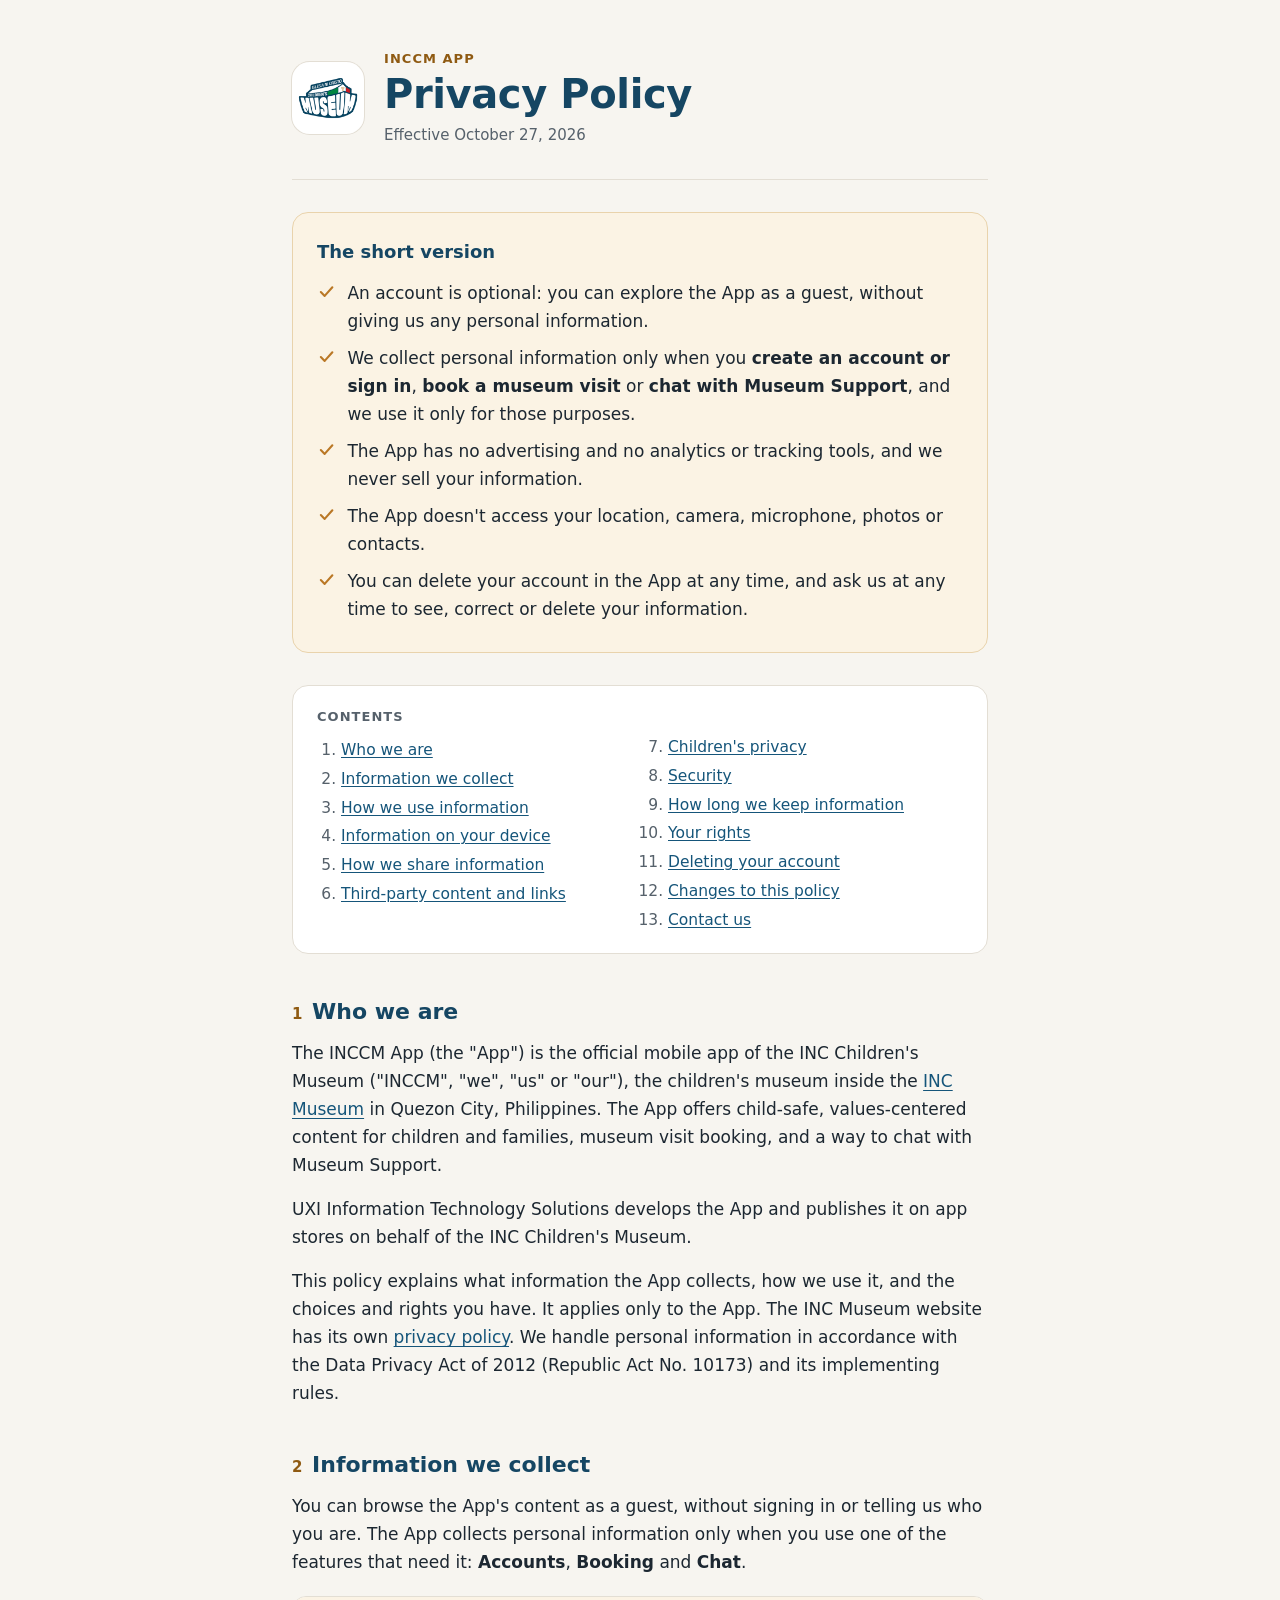
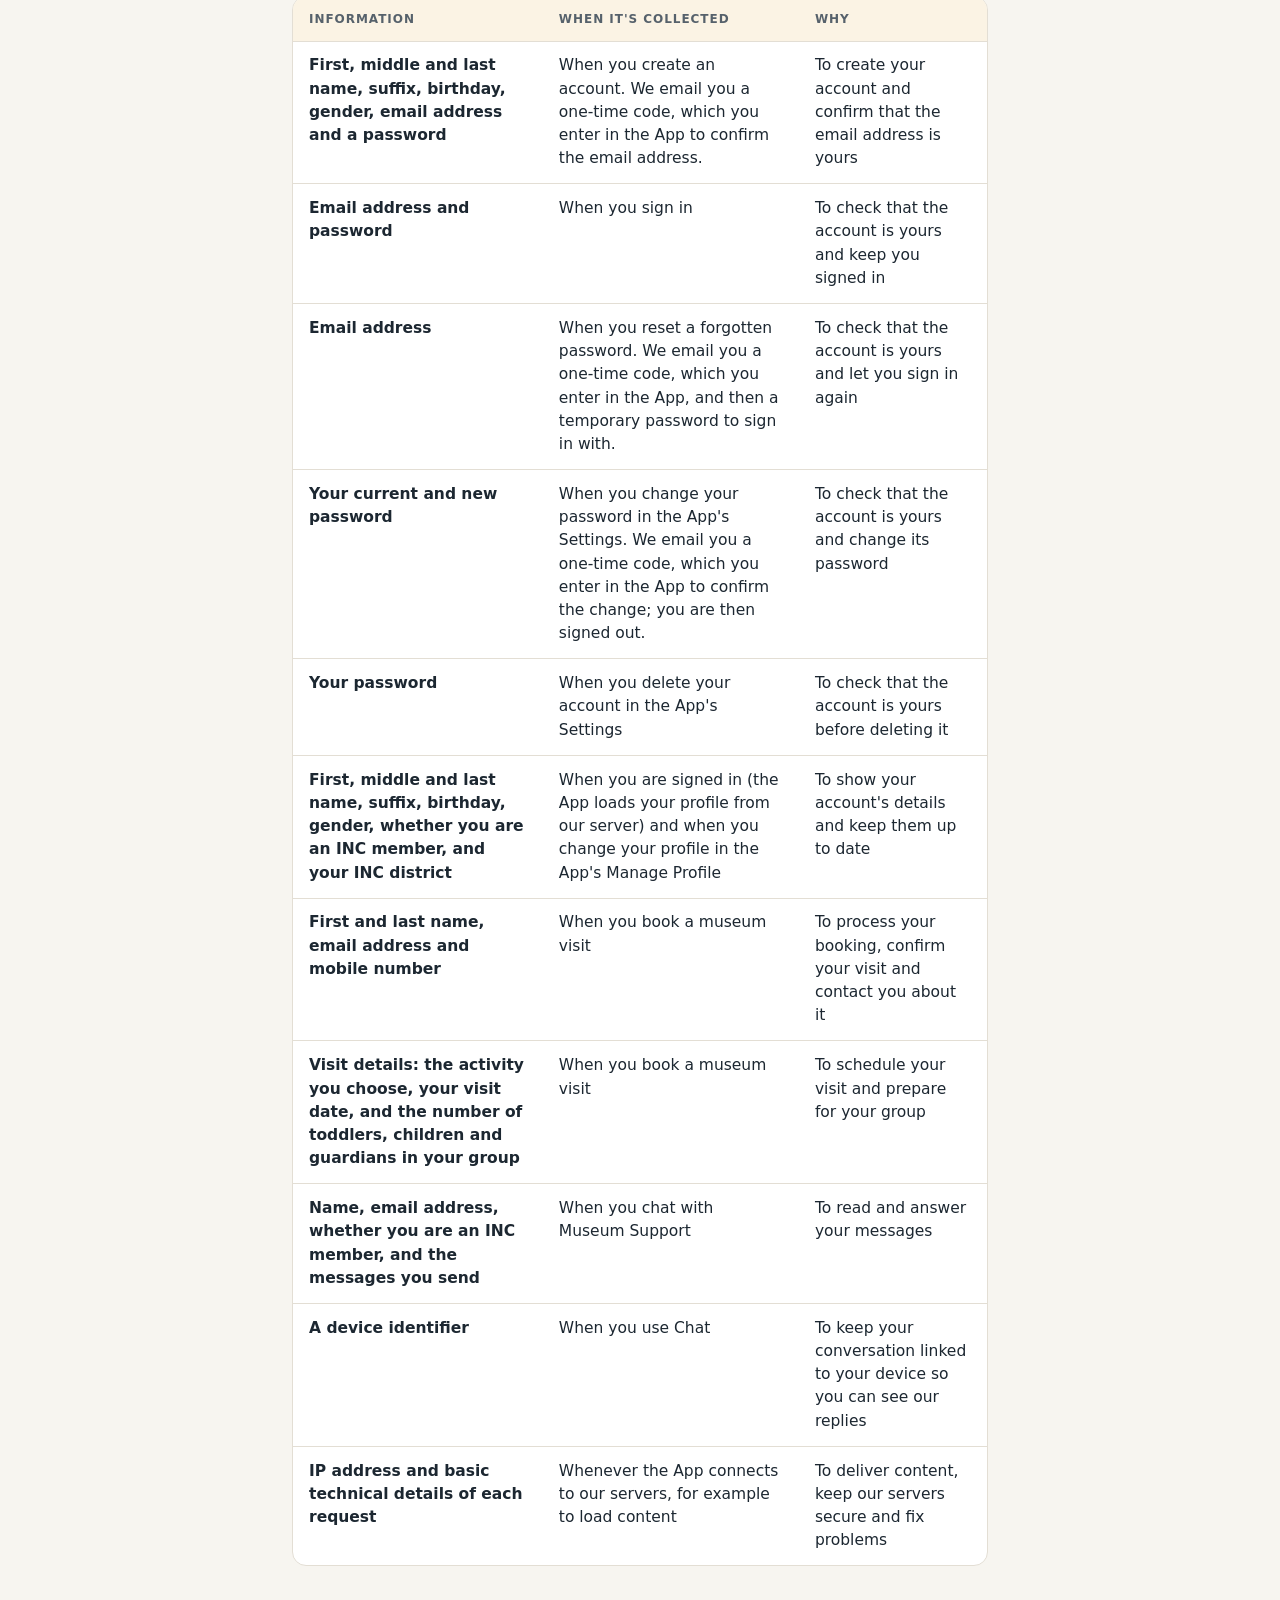
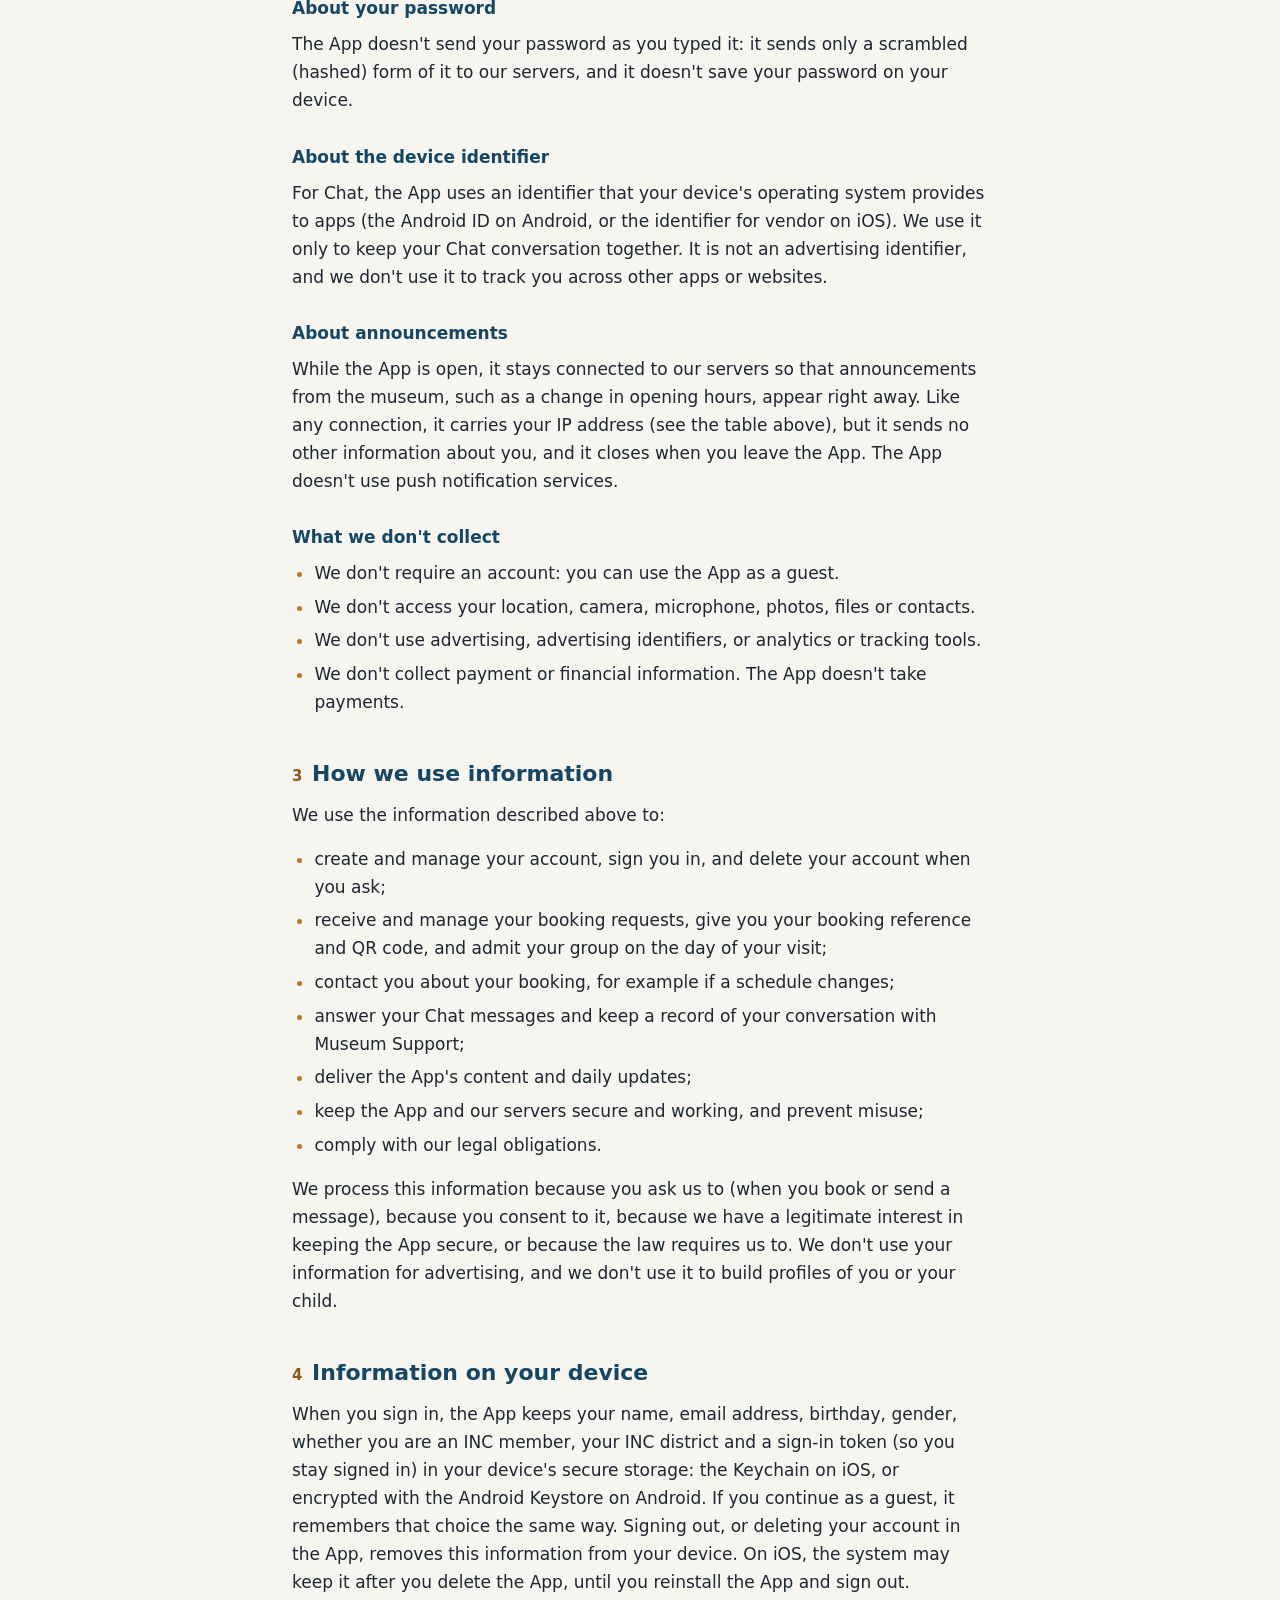
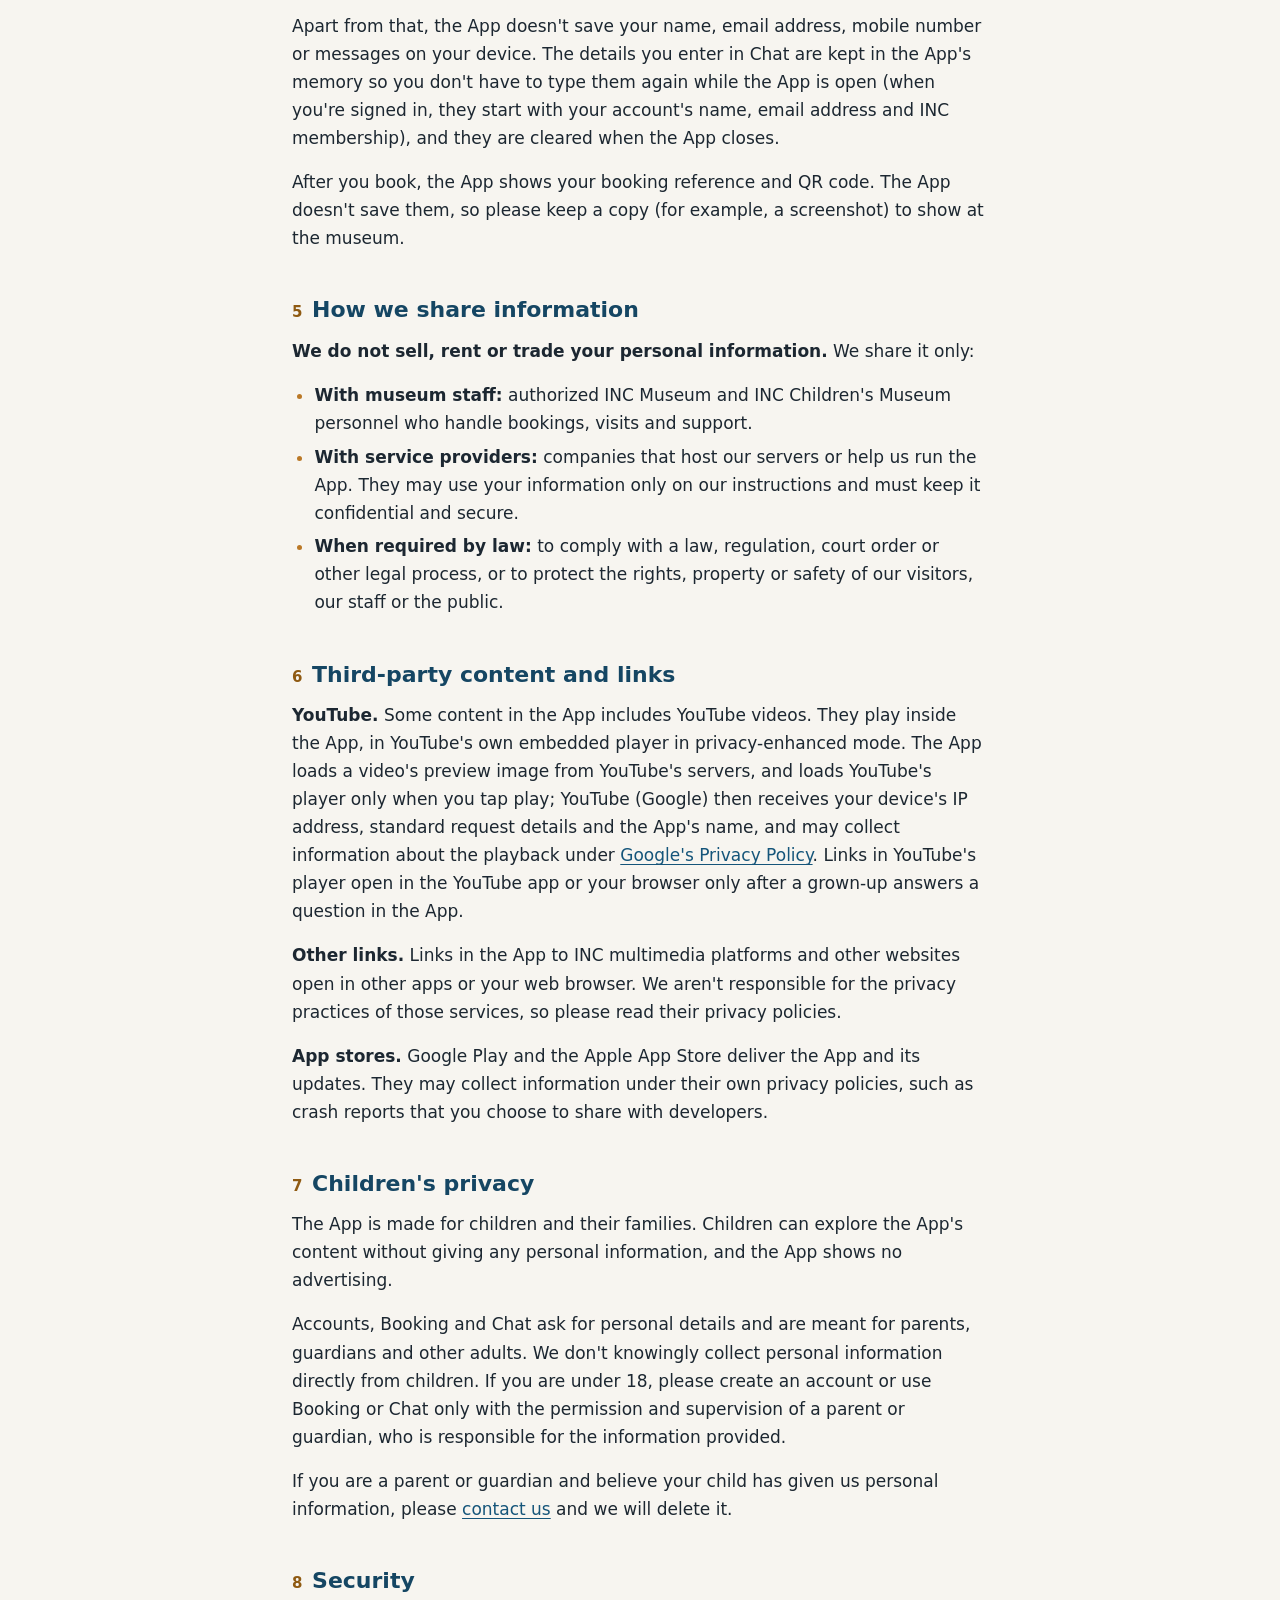
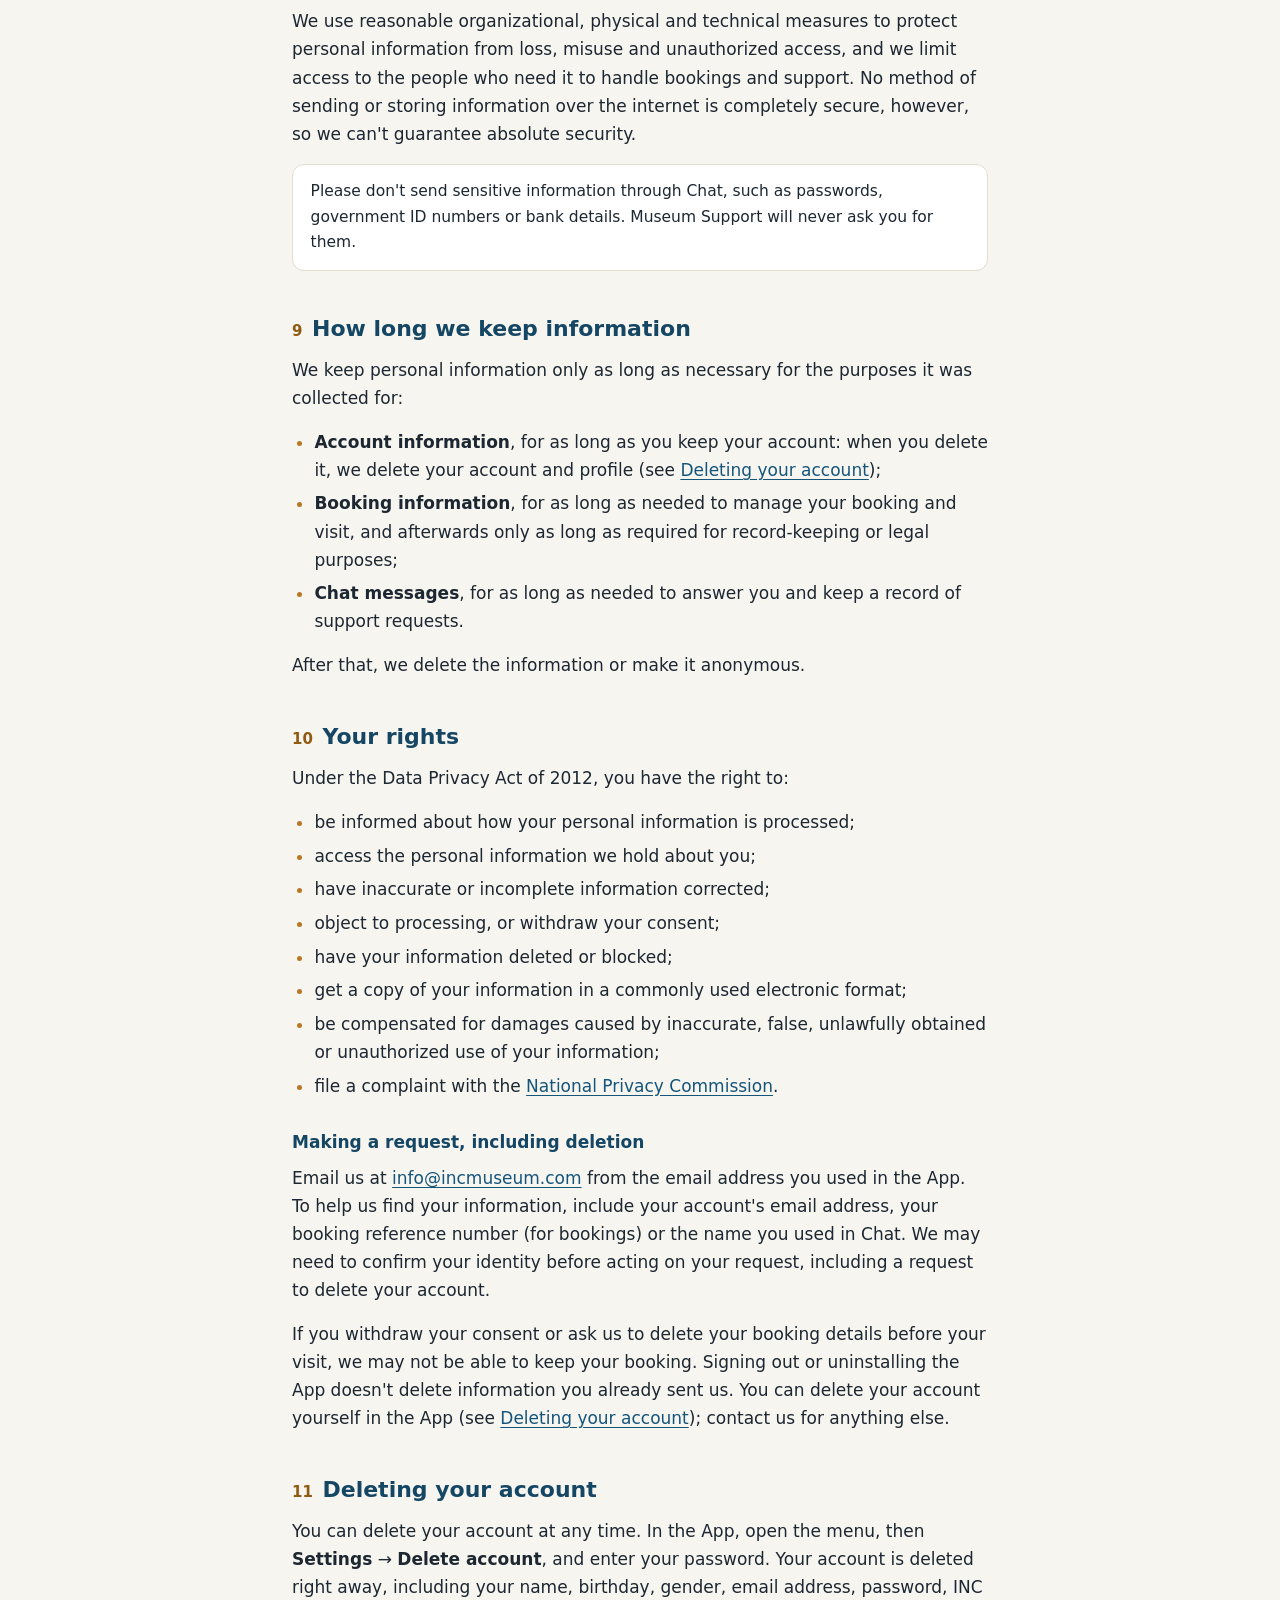
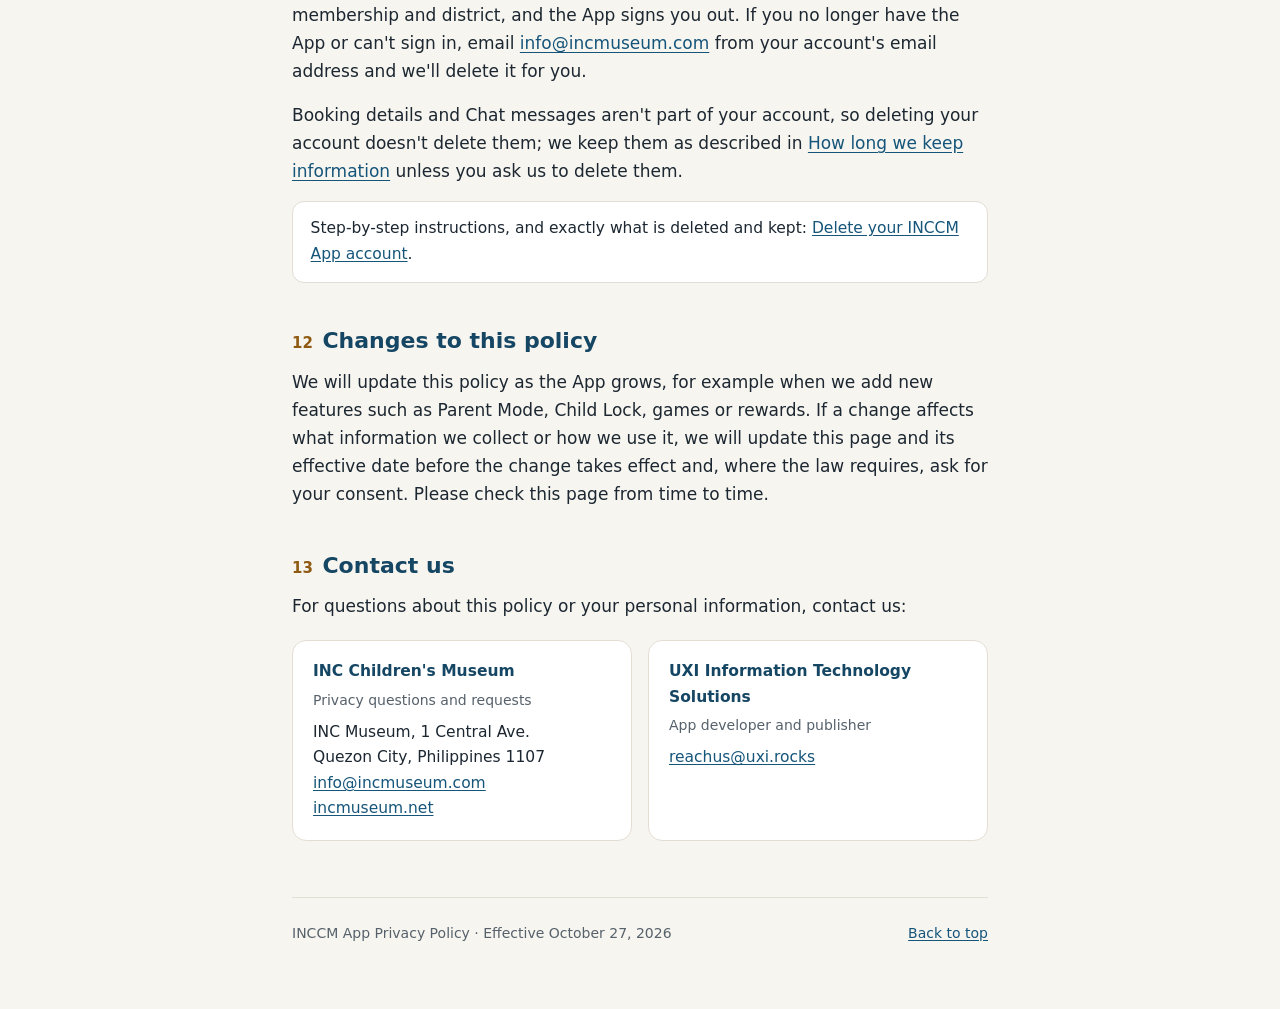
<file: index.html>
<!doctype html>
<html lang="en">
  <head>
    <meta charset="utf-8" />
    <meta name="viewport" content="width=device-width, initial-scale=1" />
    <title>INCCM App Privacy Policy</title>
    <meta
      name="description"
      content="How the INCCM App by the INC Children's Museum collects, uses and protects personal information."
    />
    <meta name="color-scheme" content="light dark" />
    <meta
      name="theme-color"
      content="#F7F5F0"
      media="(prefers-color-scheme: light)"
    />
    <meta
      name="theme-color"
      content="#0E151C"
      media="(prefers-color-scheme: dark)"
    />
    <link rel="icon" type="image/png" href="assets/inccm-logo.png" />
    <link rel="apple-touch-icon" href="assets/apple-touch-icon.png" />
    <link rel="stylesheet" href="assets/site.css" />
  </head>
  <body>
    <div class="page">
      <header class="masthead" id="top">
        <img
          src="assets/inccm-logo.png"
          alt="Iglesia Ni Cristo Children's Museum logo"
          width="72"
          height="72"
        />
        <div>
          <p class="eyebrow">INCCM App</p>
          <h1>Privacy Policy</h1>
          <p class="meta">
            Effective <time datetime="2026-10-27">October 27, 2026</time>
          </p>
        </div>
      </header>

      <aside class="glance" aria-labelledby="glance-title">
        <h2 id="glance-title">The short version</h2>
        <ul class="checks">
          <li>
            <svg
              viewBox="0 0 20 20"
              fill="none"
              stroke="currentColor"
              stroke-width="2.2"
              stroke-linecap="round"
              stroke-linejoin="round"
              aria-hidden="true"
            >
              <path d="M4 10.5l4 4 8-9" />
            </svg>
            An account is optional: you can explore the App as a guest, without
            giving us any personal information.
          </li>
          <li>
            <svg
              viewBox="0 0 20 20"
              fill="none"
              stroke="currentColor"
              stroke-width="2.2"
              stroke-linecap="round"
              stroke-linejoin="round"
              aria-hidden="true"
            >
              <path d="M4 10.5l4 4 8-9" />
            </svg>
            We collect personal information only when you
            <strong>create an account or sign in</strong>,
            <strong>book a museum visit</strong> or
            <strong>chat with Museum Support</strong>, and we use it only for
            those purposes.
          </li>
          <li>
            <svg
              viewBox="0 0 20 20"
              fill="none"
              stroke="currentColor"
              stroke-width="2.2"
              stroke-linecap="round"
              stroke-linejoin="round"
              aria-hidden="true"
            >
              <path d="M4 10.5l4 4 8-9" />
            </svg>
            The App has no advertising and no analytics or tracking tools, and
            we never sell your information.
          </li>
          <li>
            <svg
              viewBox="0 0 20 20"
              fill="none"
              stroke="currentColor"
              stroke-width="2.2"
              stroke-linecap="round"
              stroke-linejoin="round"
              aria-hidden="true"
            >
              <path d="M4 10.5l4 4 8-9" />
            </svg>
            The App doesn't access your location, camera, microphone, photos or
            contacts.
          </li>
          <li>
            <svg
              viewBox="0 0 20 20"
              fill="none"
              stroke="currentColor"
              stroke-width="2.2"
              stroke-linecap="round"
              stroke-linejoin="round"
              aria-hidden="true"
            >
              <path d="M4 10.5l4 4 8-9" />
            </svg>
            You can delete your account in the App at any time, and ask us at
            any time to see, correct or delete your information.
          </li>
        </ul>
      </aside>

      <nav class="toc" aria-labelledby="toc-title">
        <h2 id="toc-title">Contents</h2>
        <ol>
          <li><a href="#who-we-are">Who we are</a></li>
          <li><a href="#information-we-collect">Information we collect</a></li>
          <li><a href="#how-we-use">How we use information</a></li>
          <li><a href="#on-your-device">Information on your device</a></li>
          <li><a href="#sharing">How we share information</a></li>
          <li><a href="#third-parties">Third-party content and links</a></li>
          <li><a href="#children">Children's privacy</a></li>
          <li><a href="#security">Security</a></li>
          <li><a href="#retention">How long we keep information</a></li>
          <li><a href="#your-rights">Your rights</a></li>
          <li><a href="#delete-account">Deleting your account</a></li>
          <li><a href="#changes">Changes to this policy</a></li>
          <li><a href="#contact">Contact us</a></li>
        </ol>
      </nav>

      <main>
        <section id="who-we-are">
          <h2><span class="num">1</span>Who we are</h2>
          <p>
            The INCCM App (the "App") is the official mobile app of the INC
            Children's Museum ("INCCM", "we", "us" or "our"), the children's
            museum inside the <a href="https://incmuseum.net">INC Museum</a> in
            Quezon City, Philippines. The App offers child-safe, values-centered
            content for children and families, museum visit booking, and a way
            to chat with Museum Support.
          </p>
          <p>
            UXI Information Technology Solutions develops the App and publishes
            it on app stores on behalf of the INC Children's Museum.
          </p>
          <p>
            This policy explains what information the App collects, how we use
            it, and the choices and rights you have. It applies only to the App.
            The INC Museum website has its own
            <a href="https://incmuseum.net/terms#privacy">privacy policy</a>. We
            handle personal information in accordance with the Data Privacy Act
            of 2012 (Republic Act No. 10173) and its implementing rules.
          </p>
        </section>

        <section id="information-we-collect">
          <h2><span class="num">2</span>Information we collect</h2>
          <p>
            You can browse the App's content as a guest, without signing in or
            telling us who you are. The App collects personal information only
            when you use one of the features that need it:
            <strong>Accounts</strong>, <strong>Booking</strong> and
            <strong>Chat</strong>.
          </p>

          <div class="table-wrap">
            <table>
              <thead>
                <tr>
                  <th scope="col">Information</th>
                  <th scope="col">When it's collected</th>
                  <th scope="col">Why</th>
                </tr>
              </thead>
              <tbody>
                <tr>
                  <td>
                    First, middle and last name, suffix, birthday, gender, email
                    address and a password
                  </td>
                  <td data-label="When it's collected">
                    When you create an account. We email you a one-time code,
                    which you enter in the App to confirm the email address.
                  </td>
                  <td data-label="Why">
                    To create your account and confirm that the email address is
                    yours
                  </td>
                </tr>
                <tr>
                  <td>Email address and password</td>
                  <td data-label="When it's collected">When you sign in</td>
                  <td data-label="Why">
                    To check that the account is yours and keep you signed in
                  </td>
                </tr>
                <tr>
                  <td>Email address</td>
                  <td data-label="When it's collected">
                    When you reset a forgotten password. We email you a one-time
                    code, which you enter in the App, and then a temporary
                    password to sign in with.
                  </td>
                  <td data-label="Why">
                    To check that the account is yours and let you sign in again
                  </td>
                </tr>
                <tr>
                  <td>Your current and new password</td>
                  <td data-label="When it's collected">
                    When you change your password in the App's Settings. We
                    email you a one-time code, which you enter in the App to
                    confirm the change; you are then signed out.
                  </td>
                  <td data-label="Why">
                    To check that the account is yours and change its password
                  </td>
                </tr>
                <tr>
                  <td>Your password</td>
                  <td data-label="When it's collected">
                    When you delete your account in the App's Settings
                  </td>
                  <td data-label="Why">
                    To check that the account is yours before deleting it
                  </td>
                </tr>
                <tr>
                  <td>
                    First, middle and last name, suffix, birthday, gender,
                    whether you are an INC member, and your INC district
                  </td>
                  <td data-label="When it's collected">
                    When you are signed in (the App loads your profile from our
                    server) and when you change your profile in the App's Manage
                    Profile
                  </td>
                  <td data-label="Why">
                    To show your account's details and keep them up to date
                  </td>
                </tr>
                <tr>
                  <td>First and last name, email address and mobile number</td>
                  <td data-label="When it's collected">
                    When you book a museum visit
                  </td>
                  <td data-label="Why">
                    To process your booking, confirm your visit and contact you
                    about it
                  </td>
                </tr>
                <tr>
                  <td>
                    Visit details: the activity you choose, your visit date, and
                    the number of toddlers, children and guardians in your group
                  </td>
                  <td data-label="When it's collected">
                    When you book a museum visit
                  </td>
                  <td data-label="Why">
                    To schedule your visit and prepare for your group
                  </td>
                </tr>
                <tr>
                  <td>
                    Name, email address, whether you are an INC member, and the
                    messages you send
                  </td>
                  <td data-label="When it's collected">
                    When you chat with Museum Support
                  </td>
                  <td data-label="Why">To read and answer your messages</td>
                </tr>
                <tr>
                  <td>A device identifier</td>
                  <td data-label="When it's collected">When you use Chat</td>
                  <td data-label="Why">
                    To keep your conversation linked to your device so you can
                    see our replies
                  </td>
                </tr>
                <tr>
                  <td>
                    IP address and basic technical details of each request
                  </td>
                  <td data-label="When it's collected">
                    Whenever the App connects to our servers, for example to
                    load content
                  </td>
                  <td data-label="Why">
                    To deliver content, keep our servers secure and fix problems
                  </td>
                </tr>
              </tbody>
            </table>
          </div>

          <h3>About your password</h3>
          <p>
            The App doesn't send your password as you typed it: it sends only a
            scrambled (hashed) form of it to our servers, and it doesn't save
            your password on your device.
          </p>

          <h3>About the device identifier</h3>
          <p>
            For Chat, the App uses an identifier that your device's operating
            system provides to apps (the Android ID on Android, or the
            identifier for vendor on iOS). We use it only to keep your Chat
            conversation together. It is not an advertising identifier, and we
            don't use it to track you across other apps or websites.
          </p>

          <h3>About announcements</h3>
          <p>
            While the App is open, it stays connected to our servers so that
            announcements from the museum, such as a change in opening hours,
            appear right away. Like any connection, it carries your IP address
            (see the table above), but it sends no other information about you,
            and it closes when you leave the App. The App doesn't use push
            notification services.
          </p>

          <h3>What we don't collect</h3>
          <ul>
            <li>
              We don't require an account: you can use the App as a guest.
            </li>
            <li>
              We don't access your location, camera, microphone, photos, files
              or contacts.
            </li>
            <li>
              We don't use advertising, advertising identifiers, or analytics or
              tracking tools.
            </li>
            <li>
              We don't collect payment or financial information. The App doesn't
              take payments.
            </li>
          </ul>
        </section>

        <section id="how-we-use">
          <h2><span class="num">3</span>How we use information</h2>
          <p>We use the information described above to:</p>
          <ul>
            <li>
              create and manage your account, sign you in, and delete your
              account when you ask;
            </li>
            <li>
              receive and manage your booking requests, give you your booking
              reference and QR code, and admit your group on the day of your
              visit;
            </li>
            <li>
              contact you about your booking, for example if a schedule changes;
            </li>
            <li>
              answer your Chat messages and keep a record of your conversation
              with Museum Support;
            </li>
            <li>deliver the App's content and daily updates;</li>
            <li>
              keep the App and our servers secure and working, and prevent
              misuse;
            </li>
            <li>comply with our legal obligations.</li>
          </ul>
          <p>
            We process this information because you ask us to (when you book or
            send a message), because you consent to it, because we have a
            legitimate interest in keeping the App secure, or because the law
            requires us to. We don't use your information for advertising, and
            we don't use it to build profiles of you or your child.
          </p>
        </section>

        <section id="on-your-device">
          <h2><span class="num">4</span>Information on your device</h2>
          <p>
            When you sign in, the App keeps your name, email address, birthday,
            gender, whether you are an INC member, your INC district and a
            sign-in token (so you stay signed in) in your device's secure
            storage: the Keychain on iOS, or encrypted with the Android Keystore
            on Android. If you continue as a guest, it remembers that choice the
            same way. Signing out, or deleting your account in the App, removes
            this information from your device. On iOS, the system may keep it
            after you delete the App, until you reinstall the App and sign out.
          </p>
          <p>
            Apart from that, the App doesn't save your name, email address,
            mobile number or messages on your device. The details you enter in
            Chat are kept in the App's memory so you don't have to type them
            again while the App is open (when you're signed in, they start with
            your account's name, email address and INC membership), and they are
            cleared when the App closes.
          </p>
          <p>
            After you book, the App shows your booking reference and QR code.
            The App doesn't save them, so please keep a copy (for example, a
            screenshot) to show at the museum.
          </p>
        </section>

        <section id="sharing">
          <h2><span class="num">5</span>How we share information</h2>
          <p>
            <strong
              >We do not sell, rent or trade your personal information.</strong
            >
            We share it only:
          </p>
          <ul>
            <li>
              <strong>With museum staff:</strong> authorized INC Museum and INC
              Children's Museum personnel who handle bookings, visits and
              support.
            </li>
            <li>
              <strong>With service providers:</strong> companies that host our
              servers or help us run the App. They may use your information only
              on our instructions and must keep it confidential and secure.
            </li>
            <li>
              <strong>When required by law:</strong> to comply with a law,
              regulation, court order or other legal process, or to protect the
              rights, property or safety of our visitors, our staff or the
              public.
            </li>
          </ul>
        </section>

        <section id="third-parties">
          <h2><span class="num">6</span>Third-party content and links</h2>
          <p>
            <strong>YouTube.</strong> Some content in the App includes YouTube
            videos. They play inside the App, in YouTube's own embedded player
            in privacy-enhanced mode. The App loads a video's preview image
            from YouTube's servers, and loads YouTube's player only when you
            tap play; YouTube (Google) then receives your device's IP address,
            standard request details and the App's name, and may collect
            information about the playback under
            <a href="https://policies.google.com/privacy"
              >Google's Privacy Policy</a
            >. Links in YouTube's player open in the YouTube app or your
            browser only after a grown-up answers a question in the App.
          </p>
          <p>
            <strong>Other links.</strong> Links in the App to INC multimedia
            platforms and other websites open in other apps or your web browser.
            We aren't responsible for the privacy practices of those services,
            so please read their privacy policies.
          </p>
          <p>
            <strong>App stores.</strong> Google Play and the Apple App Store
            deliver the App and its updates. They may collect information under
            their own privacy policies, such as crash reports that you choose to
            share with developers.
          </p>
        </section>

        <section id="children">
          <h2><span class="num">7</span>Children's privacy</h2>
          <p>
            The App is made for children and their families. Children can
            explore the App's content without giving any personal information,
            and the App shows no advertising.
          </p>
          <p>
            Accounts, Booking and Chat ask for personal details and are meant
            for parents, guardians and other adults. We don't knowingly collect
            personal information directly from children. If you are under 18,
            please create an account or use Booking or Chat only with the
            permission and supervision of a parent or guardian, who is
            responsible for the information provided.
          </p>
          <p>
            If you are a parent or guardian and believe your child has given us
            personal information, please
            <a href="#contact">contact us</a> and we will delete it.
          </p>
        </section>

        <section id="security">
          <h2><span class="num">8</span>Security</h2>
          <p>
            We use reasonable organizational, physical and technical measures to
            protect personal information from loss, misuse and unauthorized
            access, and we limit access to the people who need it to handle
            bookings and support. No method of sending or storing information
            over the internet is completely secure, however, so we can't
            guarantee absolute security.
          </p>
          <p class="note">
            Please don't send sensitive information through Chat, such as
            passwords, government ID numbers or bank details. Museum Support
            will never ask you for them.
          </p>
        </section>

        <section id="retention">
          <h2><span class="num">9</span>How long we keep information</h2>
          <p>
            We keep personal information only as long as necessary for the
            purposes it was collected for:
          </p>
          <ul>
            <li>
              <strong>Account information</strong>, for as long as you keep your
              account: when you delete it, we delete your account and profile
              (see <a href="#delete-account">Deleting your account</a>);
            </li>
            <li>
              <strong>Booking information</strong>, for as long as needed to
              manage your booking and visit, and afterwards only as long as
              required for record-keeping or legal purposes;
            </li>
            <li>
              <strong>Chat messages</strong>, for as long as needed to answer
              you and keep a record of support requests.
            </li>
          </ul>
          <p>After that, we delete the information or make it anonymous.</p>
        </section>

        <section id="your-rights">
          <h2><span class="num">10</span>Your rights</h2>
          <p>Under the Data Privacy Act of 2012, you have the right to:</p>
          <ul>
            <li>
              be informed about how your personal information is processed;
            </li>
            <li>access the personal information we hold about you;</li>
            <li>have inaccurate or incomplete information corrected;</li>
            <li>object to processing, or withdraw your consent;</li>
            <li>have your information deleted or blocked;</li>
            <li>
              get a copy of your information in a commonly used electronic
              format;
            </li>
            <li>
              be compensated for damages caused by inaccurate, false, unlawfully
              obtained or unauthorized use of your information;
            </li>
            <li>
              file a complaint with the
              <a href="https://privacy.gov.ph">National Privacy Commission</a>.
            </li>
          </ul>
          <h3>Making a request, including deletion</h3>
          <p>
            Email us at
            <a
              href="mailto:info@incmuseum.com?subject=INCCM%20App%20privacy%20request"
              >info@incmuseum.com</a
            >
            from the email address you used in the App. To help us find your
            information, include your account's email address, your booking
            reference number (for bookings) or the name you used in Chat. We may
            need to confirm your identity before acting on your request,
            including a request to delete your account.
          </p>
          <p>
            If you withdraw your consent or ask us to delete your booking
            details before your visit, we may not be able to keep your booking.
            Signing out or uninstalling the App doesn't delete information you
            already sent us. You can delete your account yourself in the App
            (see <a href="#delete-account">Deleting your account</a>); contact
            us for anything else.
          </p>
        </section>

        <section id="delete-account">
          <h2><span class="num">11</span>Deleting your account</h2>
          <p>
            You can delete your account at any time. In the App, open the menu,
            then <strong>Settings</strong> → <strong>Delete account</strong>,
            and enter your password. Your account is deleted right away,
            including your name, birthday, gender, email address, password,
            INC membership and district, and the App signs you out. If you no
            longer have the App or can't sign in, email
            <a
              href="mailto:info@incmuseum.com?subject=Delete%20my%20INCCM%20App%20account"
              >info@incmuseum.com</a
            >
            from your account's email address and we'll delete it for you.
          </p>
          <p>
            Booking details and Chat messages aren't part of your account, so
            deleting your account doesn't delete them; we keep them as described
            in <a href="#retention">How long we keep information</a> unless you
            ask us to delete them.
          </p>
          <p class="note">
            Step-by-step instructions, and exactly what is deleted and kept:
            <a href="delete-account/">Delete your INCCM App account</a>.
          </p>
        </section>

        <section id="changes">
          <h2><span class="num">12</span>Changes to this policy</h2>
          <p>
            We will update this policy as the App grows, for example when we add
            new features such as Parent Mode, Child Lock, games or rewards. If a
            change affects what information we collect or how we use it, we will
            update this page and its effective date before the change takes
            effect and, where the law requires, ask for your consent. Please
            check this page from time to time.
          </p>
        </section>

        <section id="contact">
          <h2><span class="num">13</span>Contact us</h2>
          <p>
            For questions about this policy or your personal information,
            contact us:
          </p>
          <div class="contact">
            <address>
              <strong>INC Children's Museum</strong>
              <span class="role">Privacy questions and requests</span>
              INC Museum, 1 Central Ave.<br />
              Quezon City, Philippines 1107<br />
              <a href="mailto:info@incmuseum.com?subject=INCCM%20App%20privacy"
                >info@incmuseum.com</a
              ><br />
              <a href="https://incmuseum.net">incmuseum.net</a>
            </address>
            <address>
              <strong>UXI Information Technology Solutions</strong>
              <span class="role">App developer and publisher</span>
              <a href="mailto:reachus@uxi.rocks?subject=INCCM%20App"
                >reachus@uxi.rocks</a
              >
            </address>
          </div>
        </section>
      </main>

      <footer>
        <span>INCCM App Privacy Policy · Effective October 27, 2026</span>
        <a href="#top">Back to top</a>
      </footer>
    </div>
  </body>
</html>
</file>
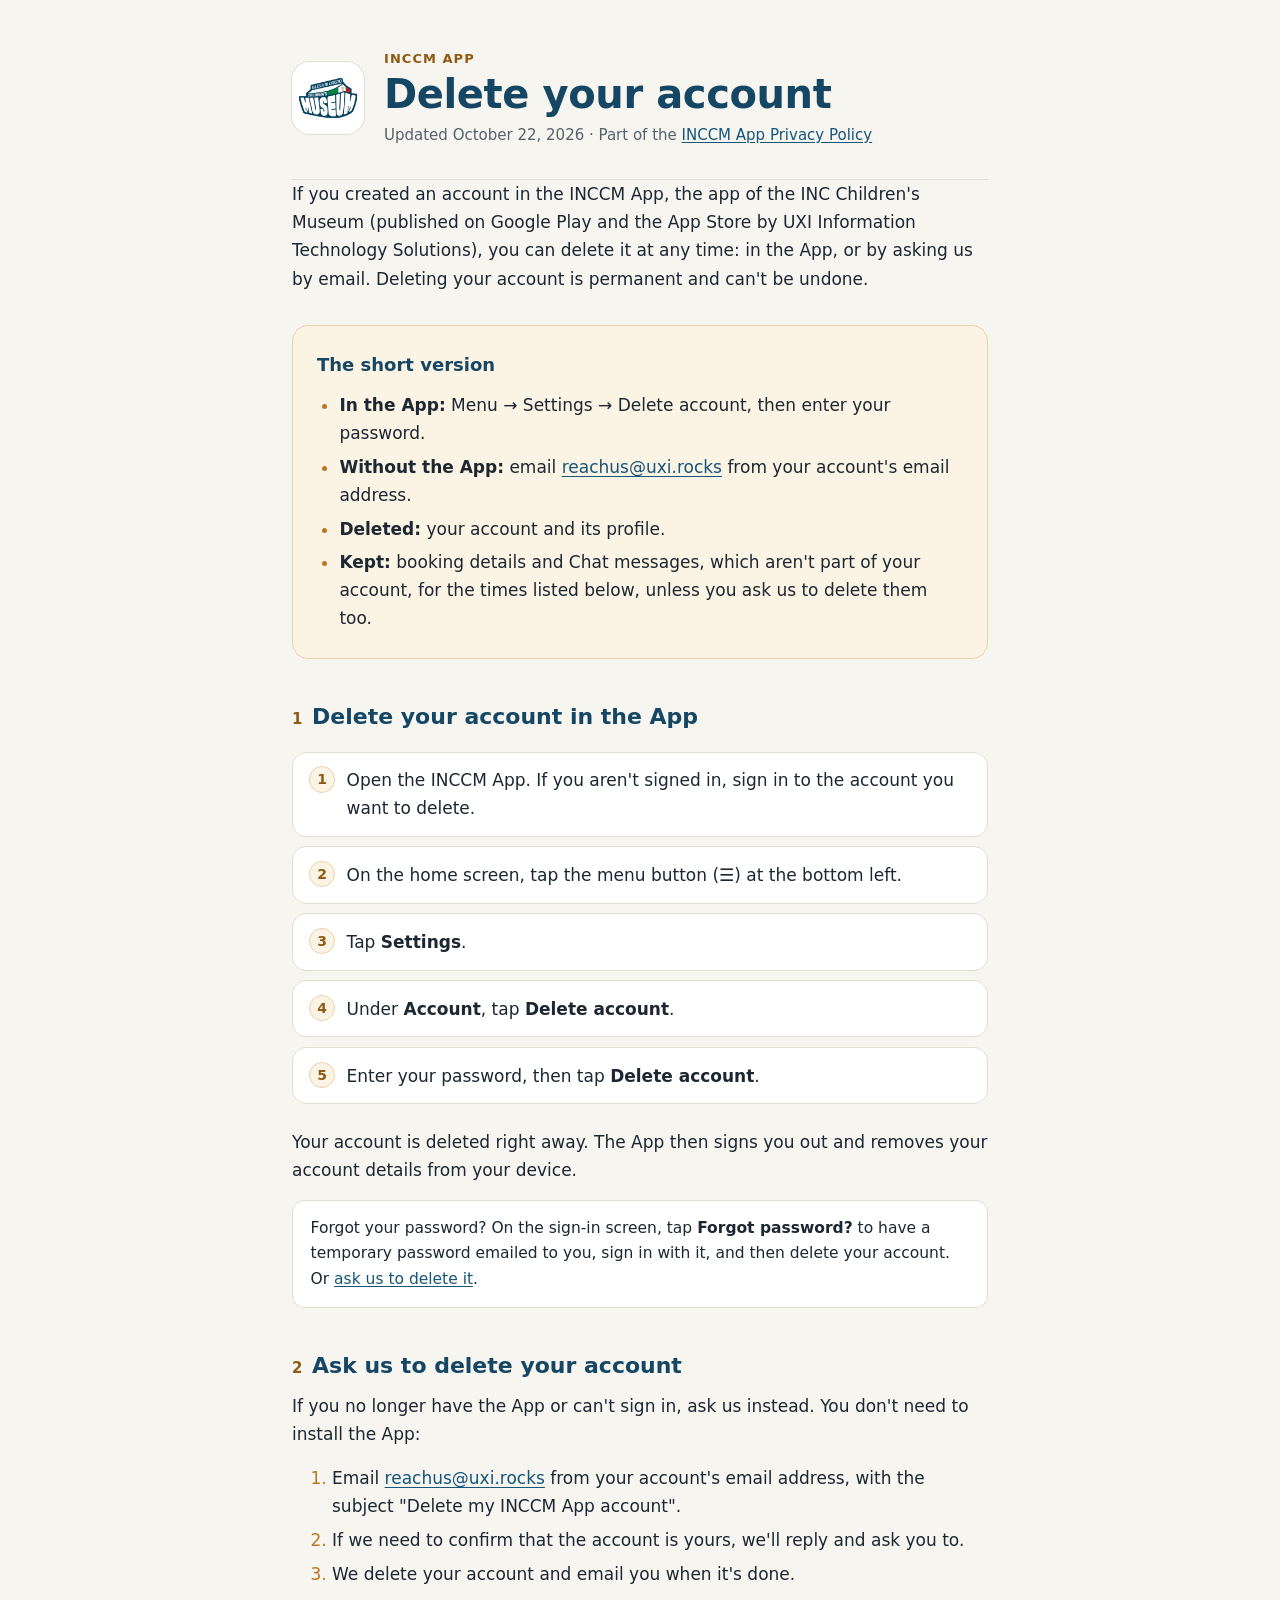
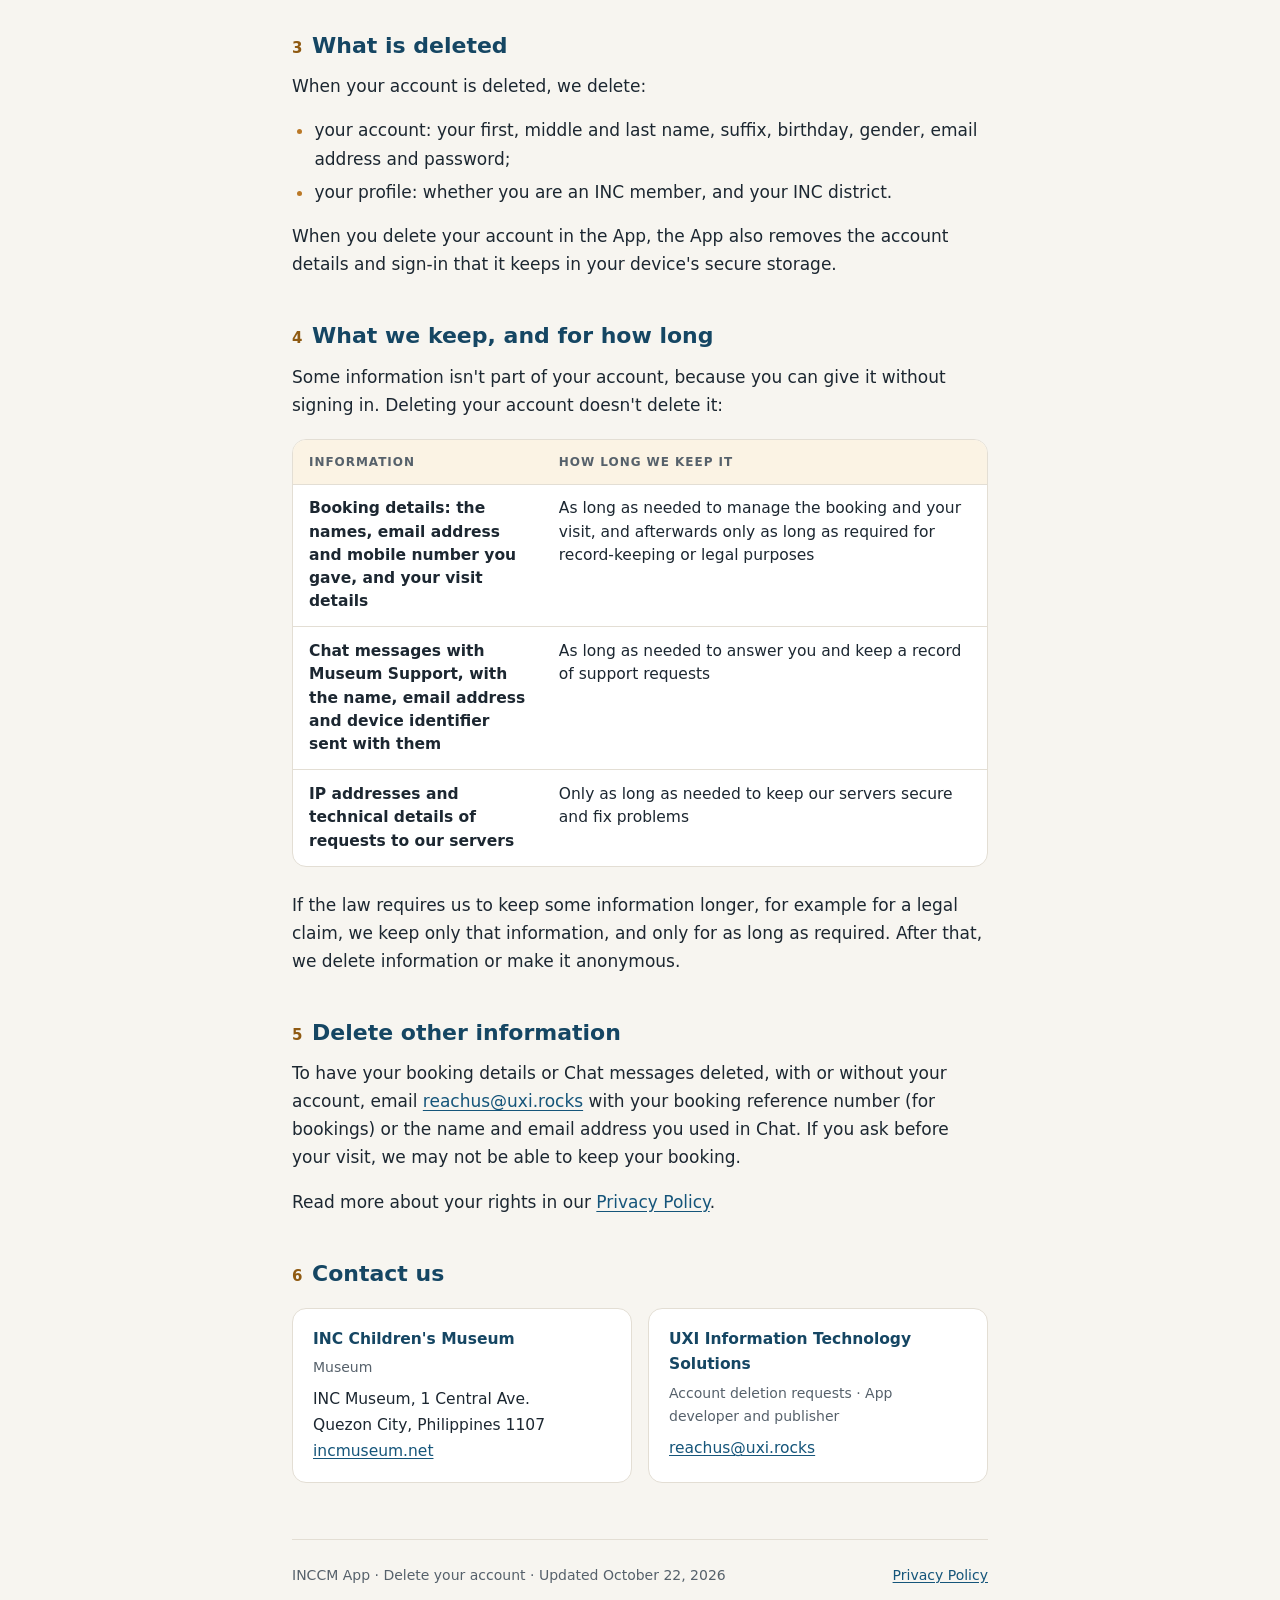
<file: delete-account/index.html>
<!doctype html>
<html lang="en">
  <head>
    <meta charset="utf-8" />
    <meta name="viewport" content="width=device-width, initial-scale=1" />
    <title>Delete your INCCM App account</title>
    <meta
      name="description"
      content="How to delete your INCCM App account, in the App or by email, and what information is deleted or kept."
    />
    <meta name="color-scheme" content="light dark" />
    <meta
      name="theme-color"
      content="#F7F5F0"
      media="(prefers-color-scheme: light)"
    />
    <meta
      name="theme-color"
      content="#0E151C"
      media="(prefers-color-scheme: dark)"
    />
    <link rel="icon" type="image/png" href="../assets/inccm-logo.png" />
    <link rel="apple-touch-icon" href="../assets/apple-touch-icon.png" />
    <link rel="stylesheet" href="../assets/site.css" />
  </head>
  <body>
    <div class="page">
      <header class="masthead" id="top">
        <img
          src="../assets/inccm-logo.png"
          alt="Iglesia Ni Cristo Children's Museum logo"
          width="72"
          height="72"
        />
        <div>
          <p class="eyebrow">INCCM App</p>
          <h1>Delete your account</h1>
          <p class="meta">
            Updated <time datetime="2026-10-22">October 22, 2026</time> · Part
            of the <a href="../">INCCM App Privacy Policy</a>
          </p>
        </div>
      </header>

      <p>
        If you created an account in the INCCM App, the app of the INC
        Children's Museum (published on Google Play and the App Store by UXI
        Information Technology Solutions), you can delete it at any time: in
        the App, or by asking us by email. Deleting your account is permanent
        and can't be undone.
      </p>

      <aside class="glance" aria-labelledby="glance-title">
        <h2 id="glance-title">The short version</h2>
        <ul>
          <li>
            <strong>In the App:</strong> Menu → Settings → Delete account, then
            enter your password.
          </li>
          <li>
            <strong>Without the App:</strong> email
            <a
              href="mailto:reachus@uxi.rocks?subject=Delete%20my%20INCCM%20App%20account"
              >reachus@uxi.rocks</a
            >
            from your account's email address.
          </li>
          <li>
            <strong>Deleted:</strong> your account and its profile.
          </li>
          <li>
            <strong>Kept:</strong> booking details and Chat messages, which
            aren't part of your account, for the times listed below, unless you
            ask us to delete them too.
          </li>
        </ul>
      </aside>

      <main>
        <section id="in-the-app">
          <h2><span class="num">1</span>Delete your account in the App</h2>
          <ol class="steps">
            <li>
              Open the INCCM App. If you aren't signed in, sign in to the
              account you want to delete.
            </li>
            <li>
              On the home screen, tap the menu button
              (<span aria-hidden="true">☰</span>) at the bottom left.
            </li>
            <li>Tap <strong>Settings</strong>.</li>
            <li>Under <strong>Account</strong>, tap <strong>Delete account</strong>.</li>
            <li>
              Enter your password, then tap <strong>Delete account</strong>.
            </li>
          </ol>
          <p>
            Your account is deleted right away. The App then signs you out and
            removes your account details from your device.
          </p>
          <p class="note">
            Forgot your password? On the sign-in screen, tap
            <strong>Forgot password?</strong> to have a temporary password
            emailed to you, sign in with it, and then delete your account. Or
            <a href="#by-email">ask us to delete it</a>.
          </p>
        </section>

        <section id="by-email">
          <h2><span class="num">2</span>Ask us to delete your account</h2>
          <p>
            If you no longer have the App or can't sign in, ask us instead. You
            don't need to install the App:
          </p>
          <ol>
            <li>
              Email
              <a
                href="mailto:reachus@uxi.rocks?subject=Delete%20my%20INCCM%20App%20account"
                >reachus@uxi.rocks</a
              >
              from your account's email address, with the subject "Delete my
              INCCM App account".
            </li>
            <li>
              If we need to confirm that the account is yours, we'll reply and
              ask you to.
            </li>
            <li>We delete your account and email you when it's done.</li>
          </ol>
        </section>

        <section id="what-is-deleted">
          <h2><span class="num">3</span>What is deleted</h2>
          <p>When your account is deleted, we delete:</p>
          <ul>
            <li>
              your account: your first, middle and last name, suffix, birthday,
              gender, email address and password;
            </li>
            <li>
              your profile: whether you are an INC member, and your INC
              district.
            </li>
          </ul>
          <p>
            When you delete your account in the App, the App also removes the
            account details and sign-in that it keeps in your device's secure
            storage.
          </p>
        </section>

        <section id="what-is-kept">
          <h2><span class="num">4</span>What we keep, and for how long</h2>
          <p>
            Some information isn't part of your account, because you can give
            it without signing in. Deleting your account doesn't delete it:
          </p>
          <div class="table-wrap">
            <table>
              <thead>
                <tr>
                  <th scope="col">Information</th>
                  <th scope="col">How long we keep it</th>
                </tr>
              </thead>
              <tbody>
                <tr>
                  <td>
                    Booking details: the names, email address and mobile number
                    you gave, and your visit details
                  </td>
                  <td data-label="How long we keep it">
                    As long as needed to manage the booking and your visit, and
                    afterwards only as long as required for record-keeping or
                    legal purposes
                  </td>
                </tr>
                <tr>
                  <td>
                    Chat messages with Museum Support, with the name, email
                    address and device identifier sent with them
                  </td>
                  <td data-label="How long we keep it">
                    As long as needed to answer you and keep a record of support
                    requests
                  </td>
                </tr>
                <tr>
                  <td>
                    IP addresses and technical details of requests to our
                    servers
                  </td>
                  <td data-label="How long we keep it">
                    Only as long as needed to keep our servers secure and fix
                    problems
                  </td>
                </tr>
              </tbody>
            </table>
          </div>
          <p>
            If the law requires us to keep some information longer, for
            example for a legal claim, we keep only that information, and only
            for as long as required. After that, we delete information or make
            it anonymous.
          </p>
        </section>

        <section id="other-information">
          <h2><span class="num">5</span>Delete other information</h2>
          <p>
            To have your booking details or Chat messages deleted, with or
            without your account, email
            <a
              href="mailto:reachus@uxi.rocks?subject=INCCM%20App%20deletion%20request"
              >reachus@uxi.rocks</a
            >
            with your booking reference number (for bookings) or the name and
            email address you used in Chat. If you ask before your visit, we
            may not be able to keep your booking.
          </p>
          <p>
            Read more about your rights in our
            <a href="../#your-rights">Privacy Policy</a>.
          </p>
        </section>

        <section id="contact">
          <h2><span class="num">6</span>Contact us</h2>
          <div class="contact">
            <address>
              <strong>INC Children's Museum</strong>
              <span class="role">Museum</span>
              INC Museum, 1 Central Ave.<br />
              Quezon City, Philippines 1107<br />
              <a href="https://incmuseum.net">incmuseum.net</a>
            </address>
            <address>
              <strong>UXI Information Technology Solutions</strong>
              <span class="role"
                >Account deletion requests · App developer and publisher</span
              >
              <a
                href="mailto:reachus@uxi.rocks?subject=Delete%20my%20INCCM%20App%20account"
                >reachus@uxi.rocks</a
              >
            </address>
          </div>
        </section>
      </main>

      <footer>
        <span>INCCM App · Delete your account · Updated October 22, 2026</span>
        <a href="../">Privacy Policy</a>
      </footer>
    </div>
  </body>
</html>
</file>
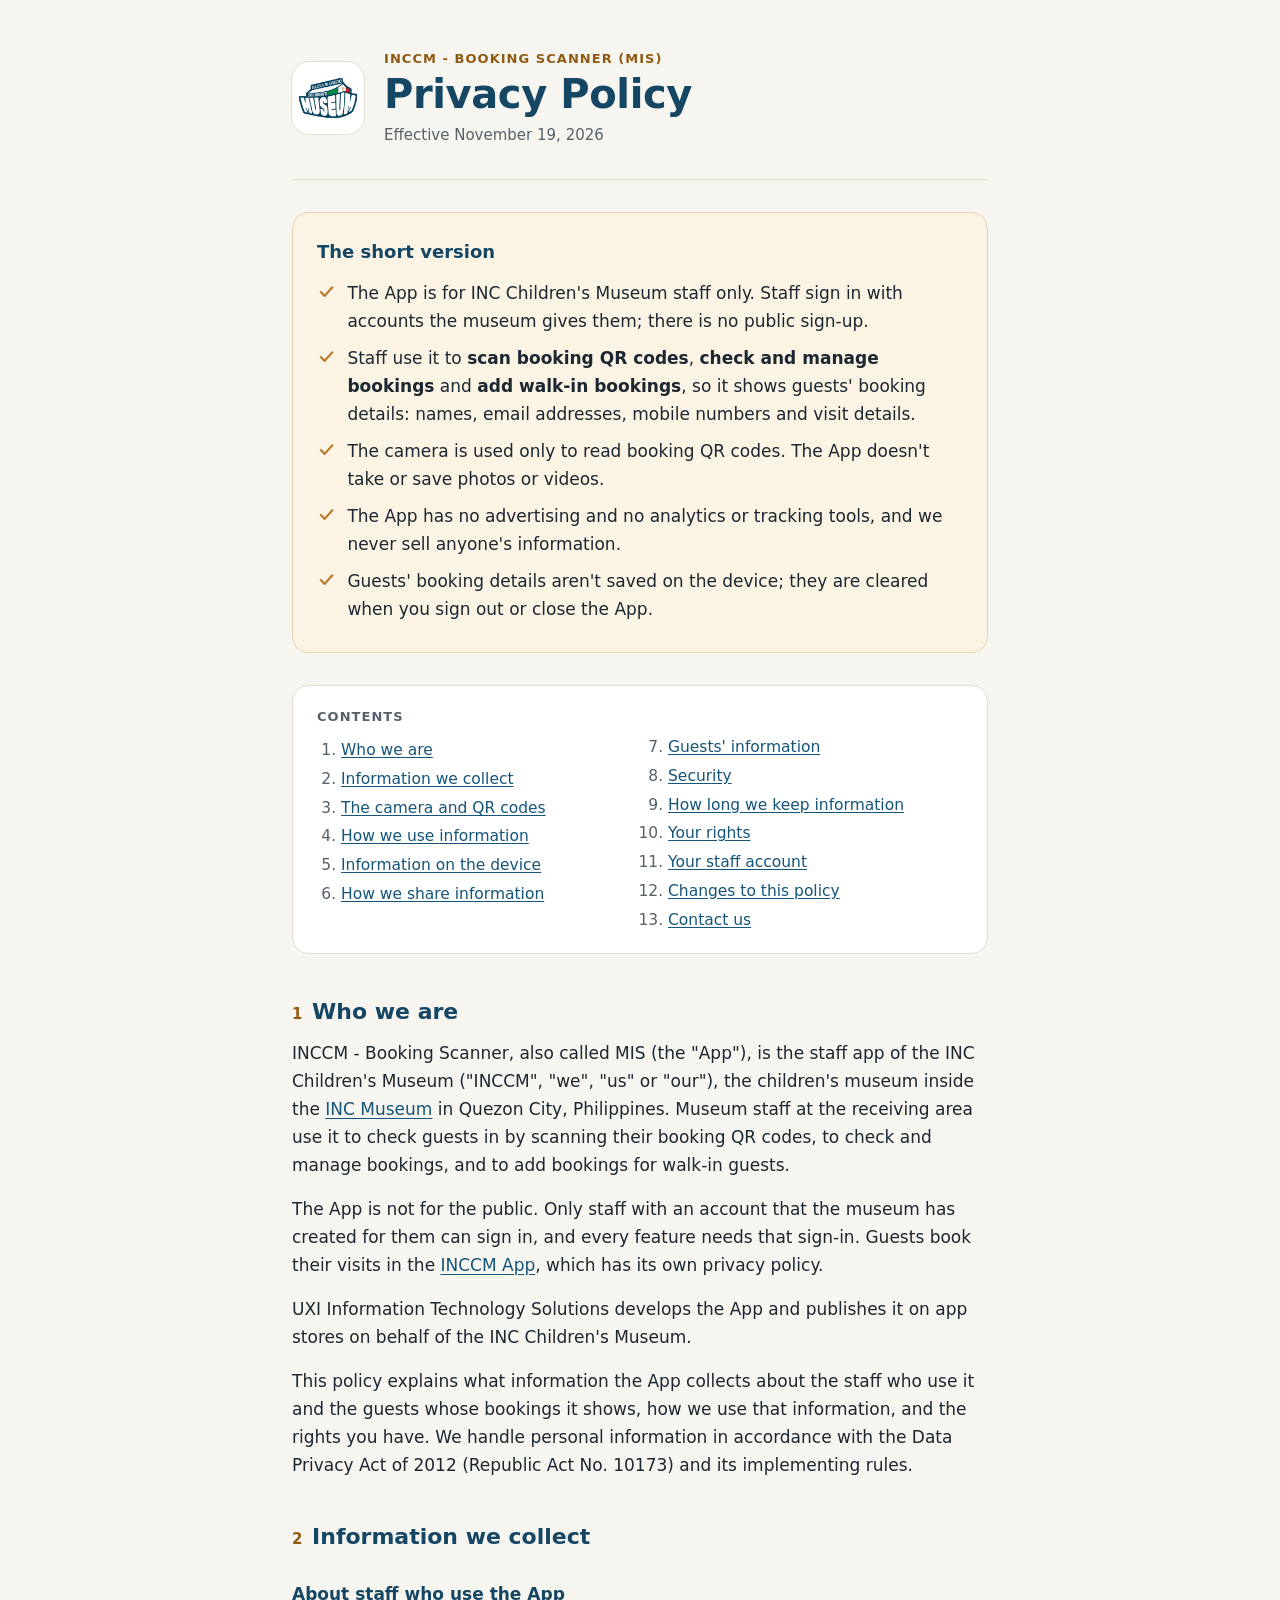
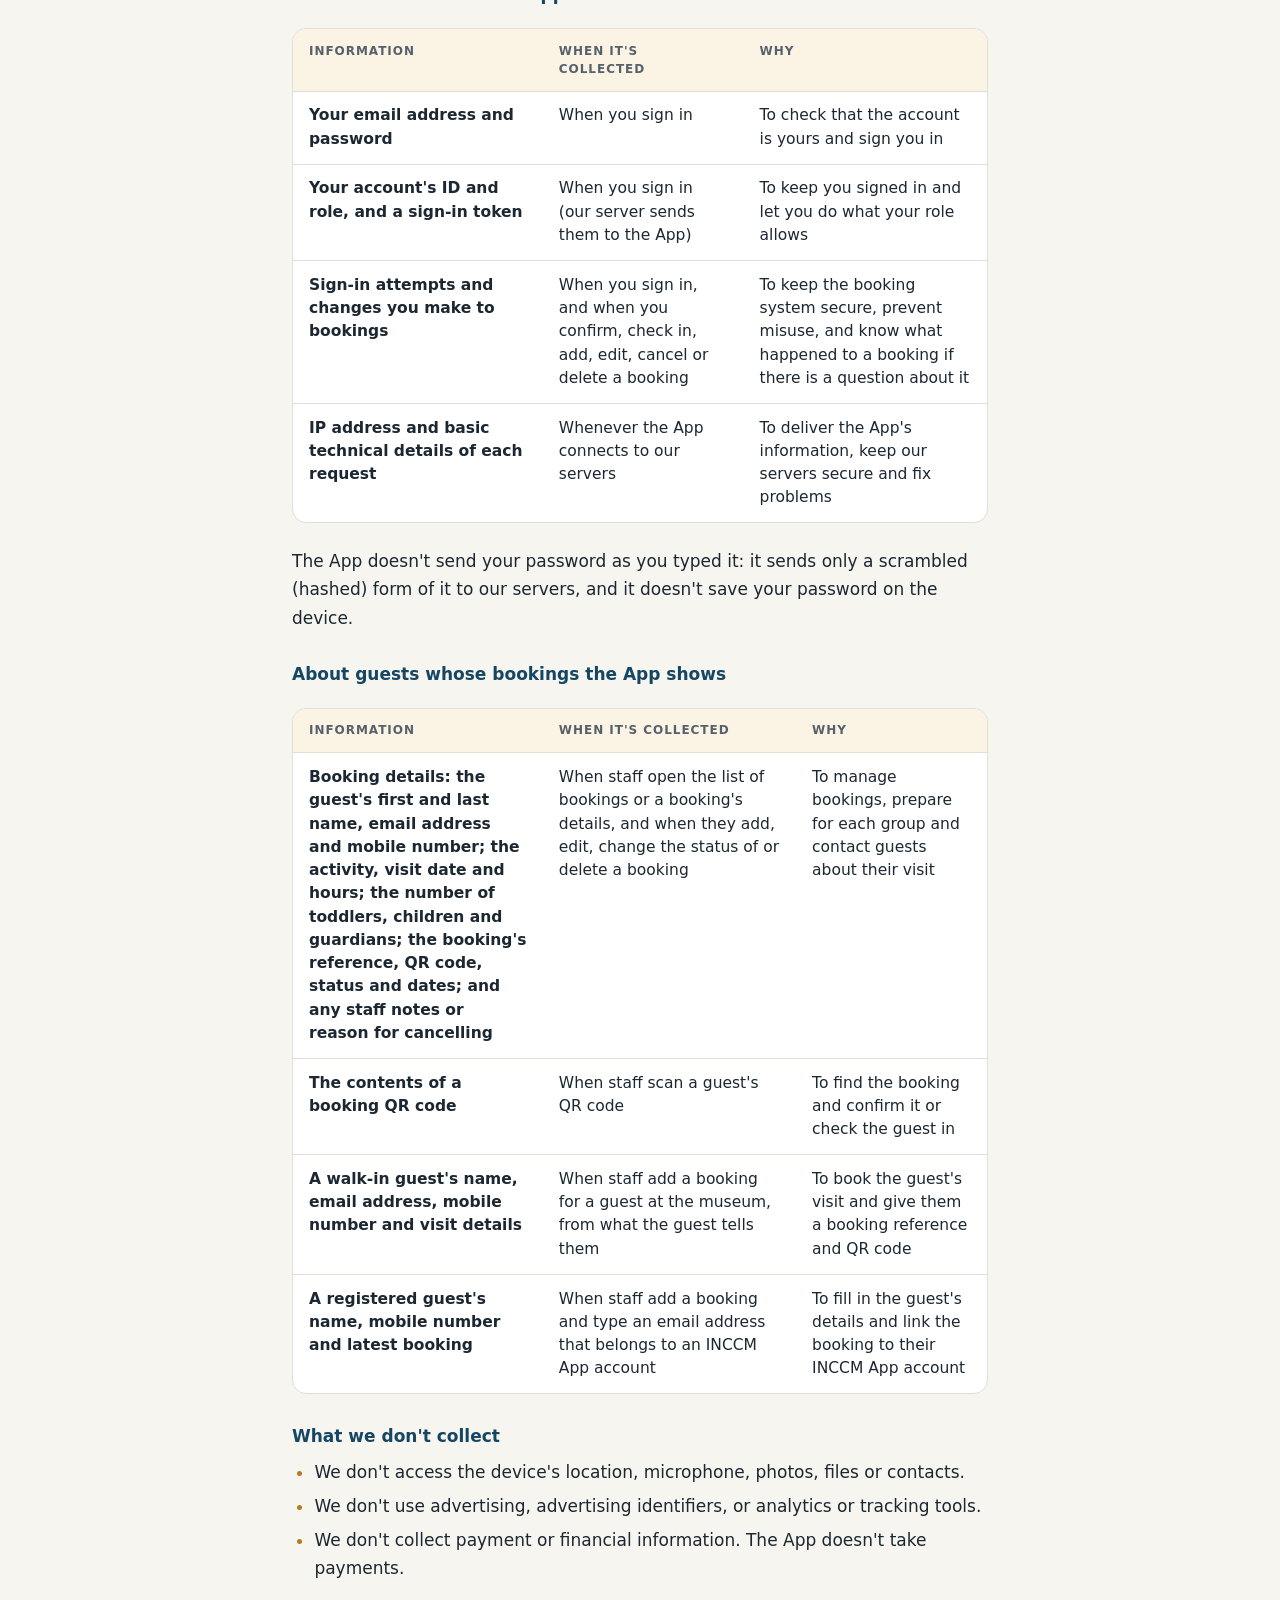
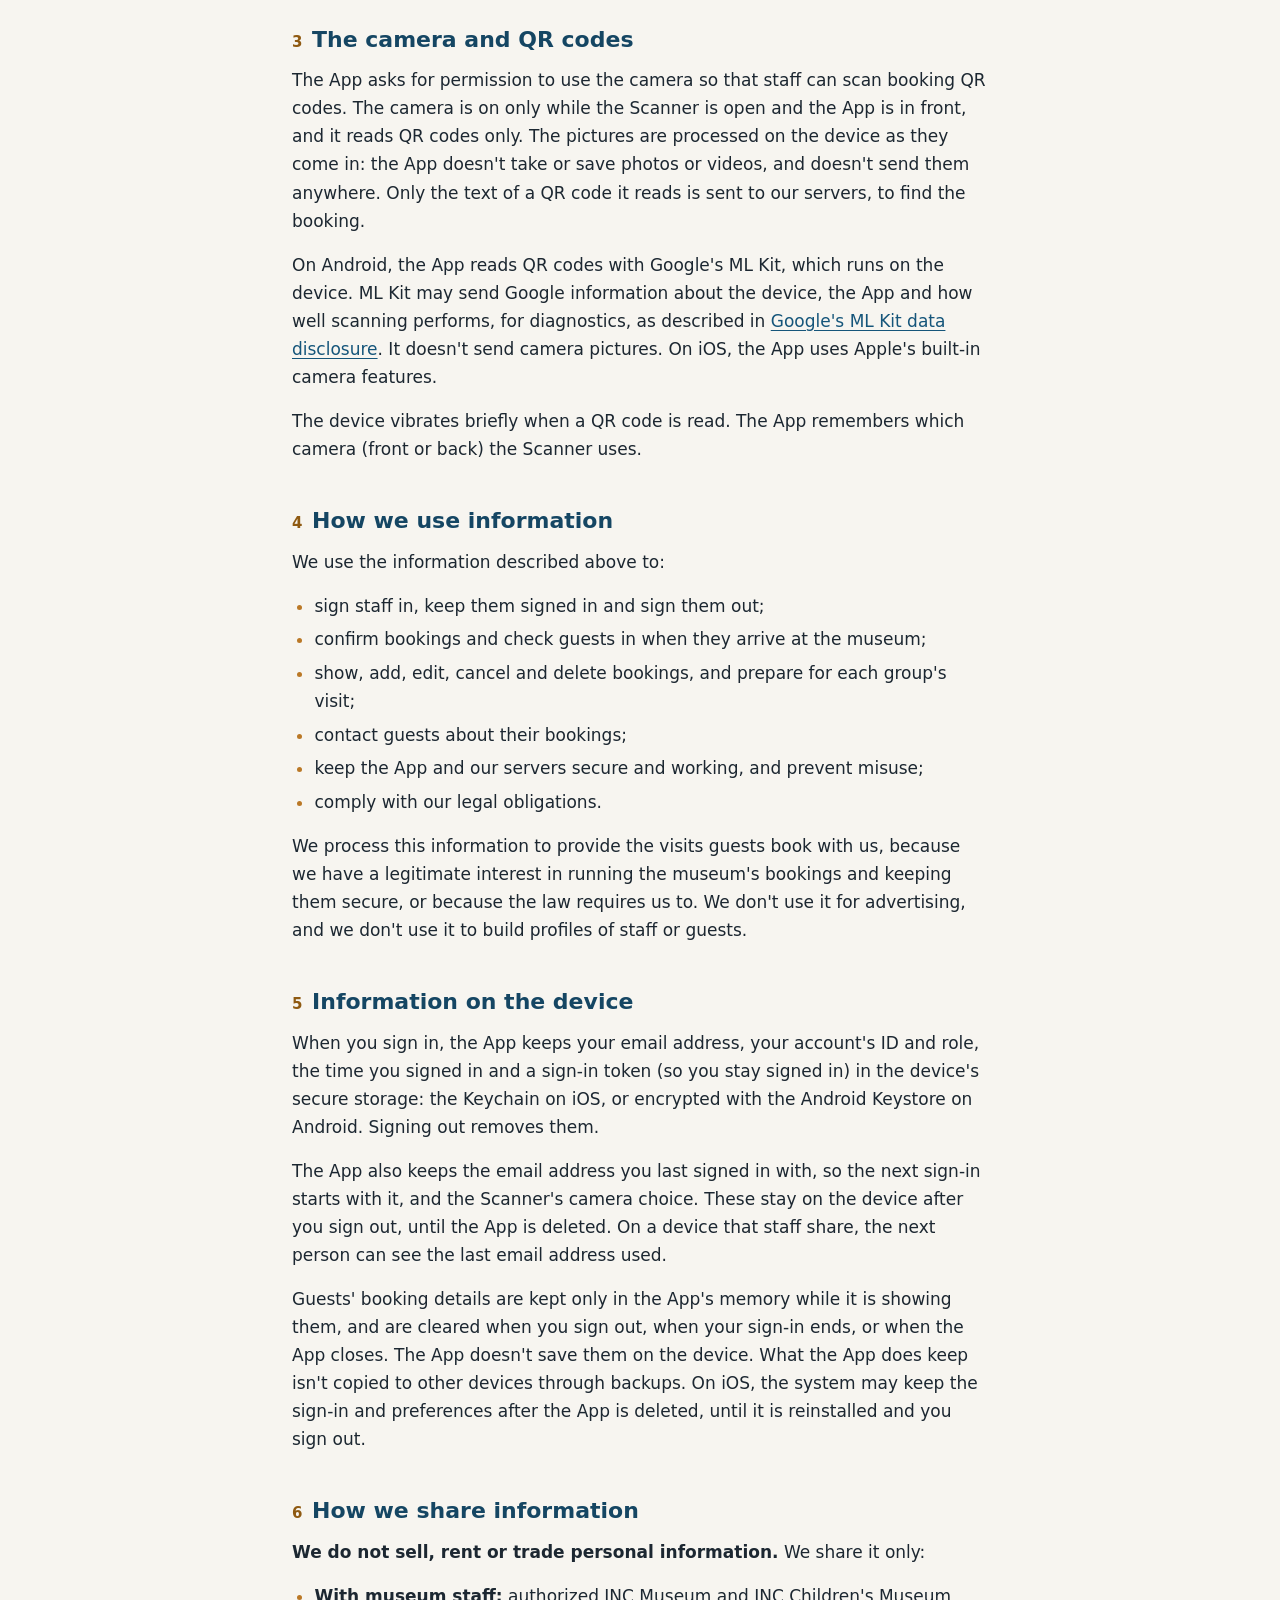
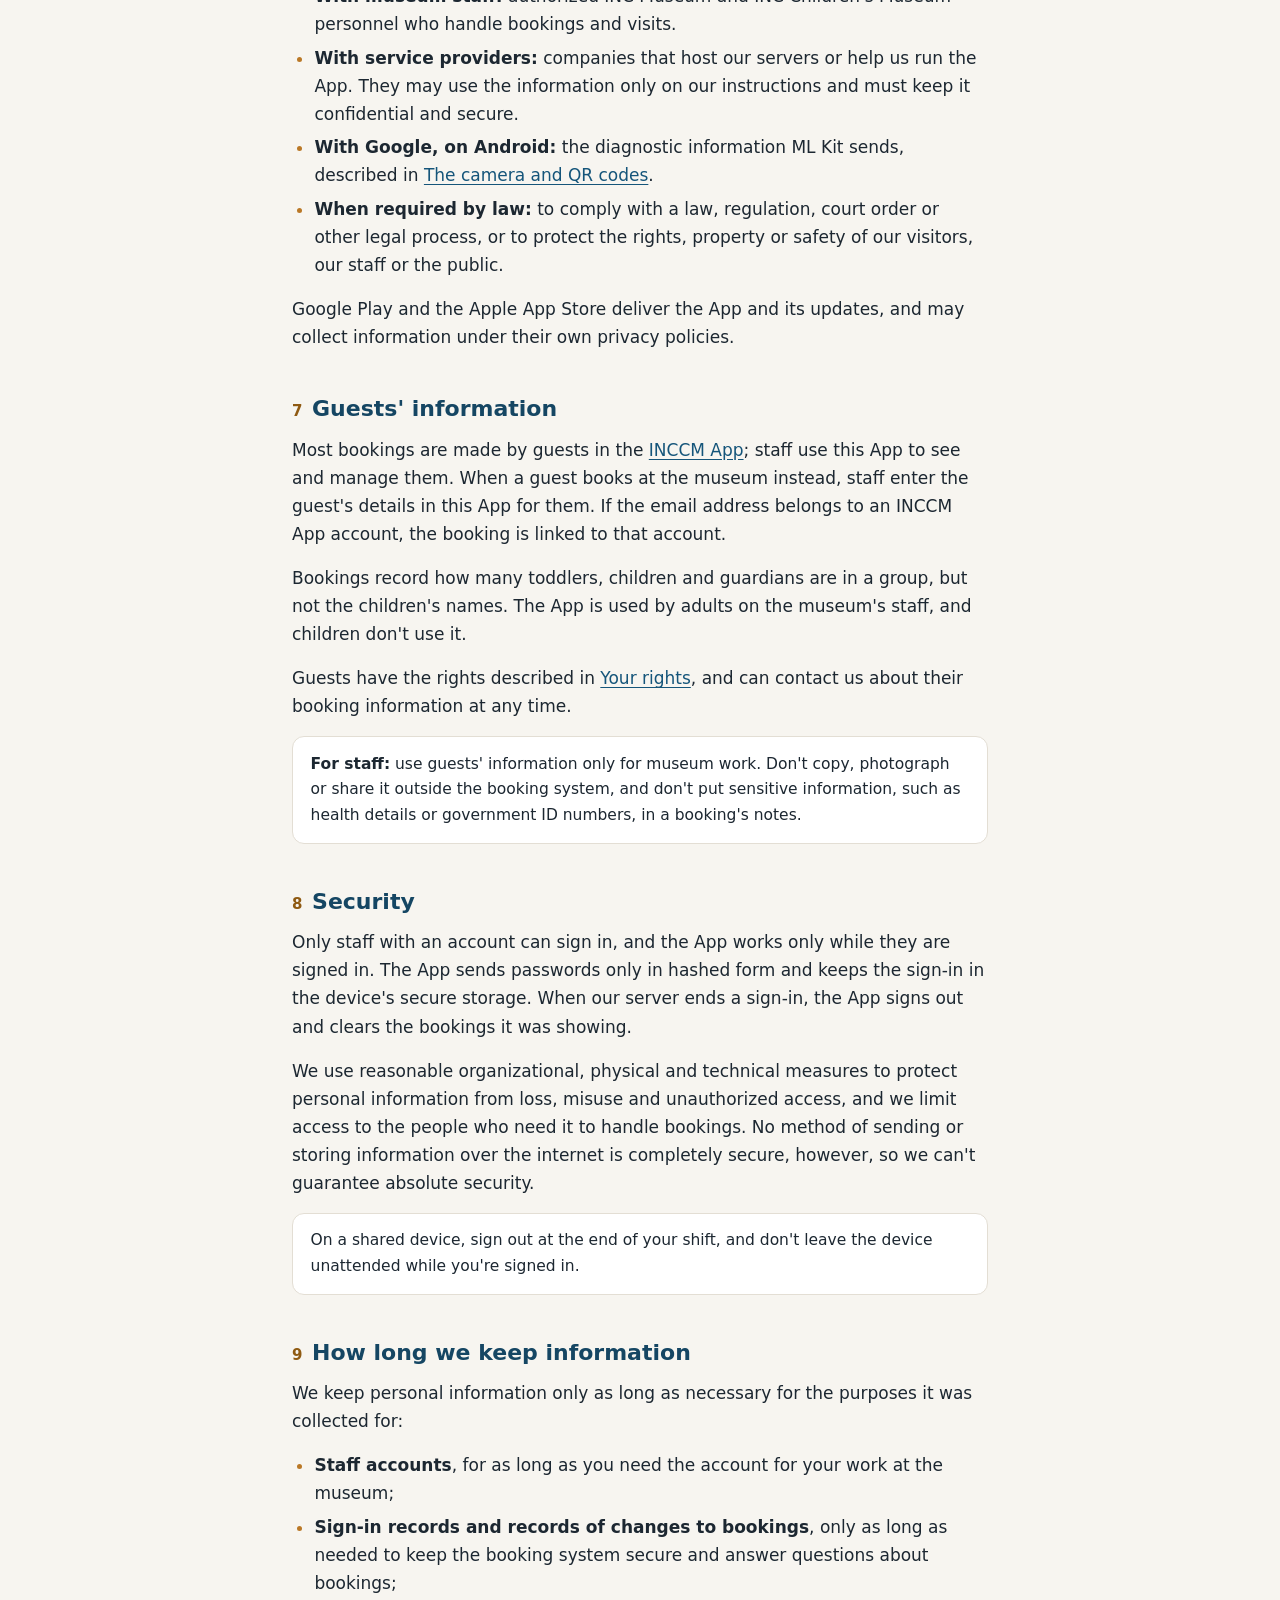
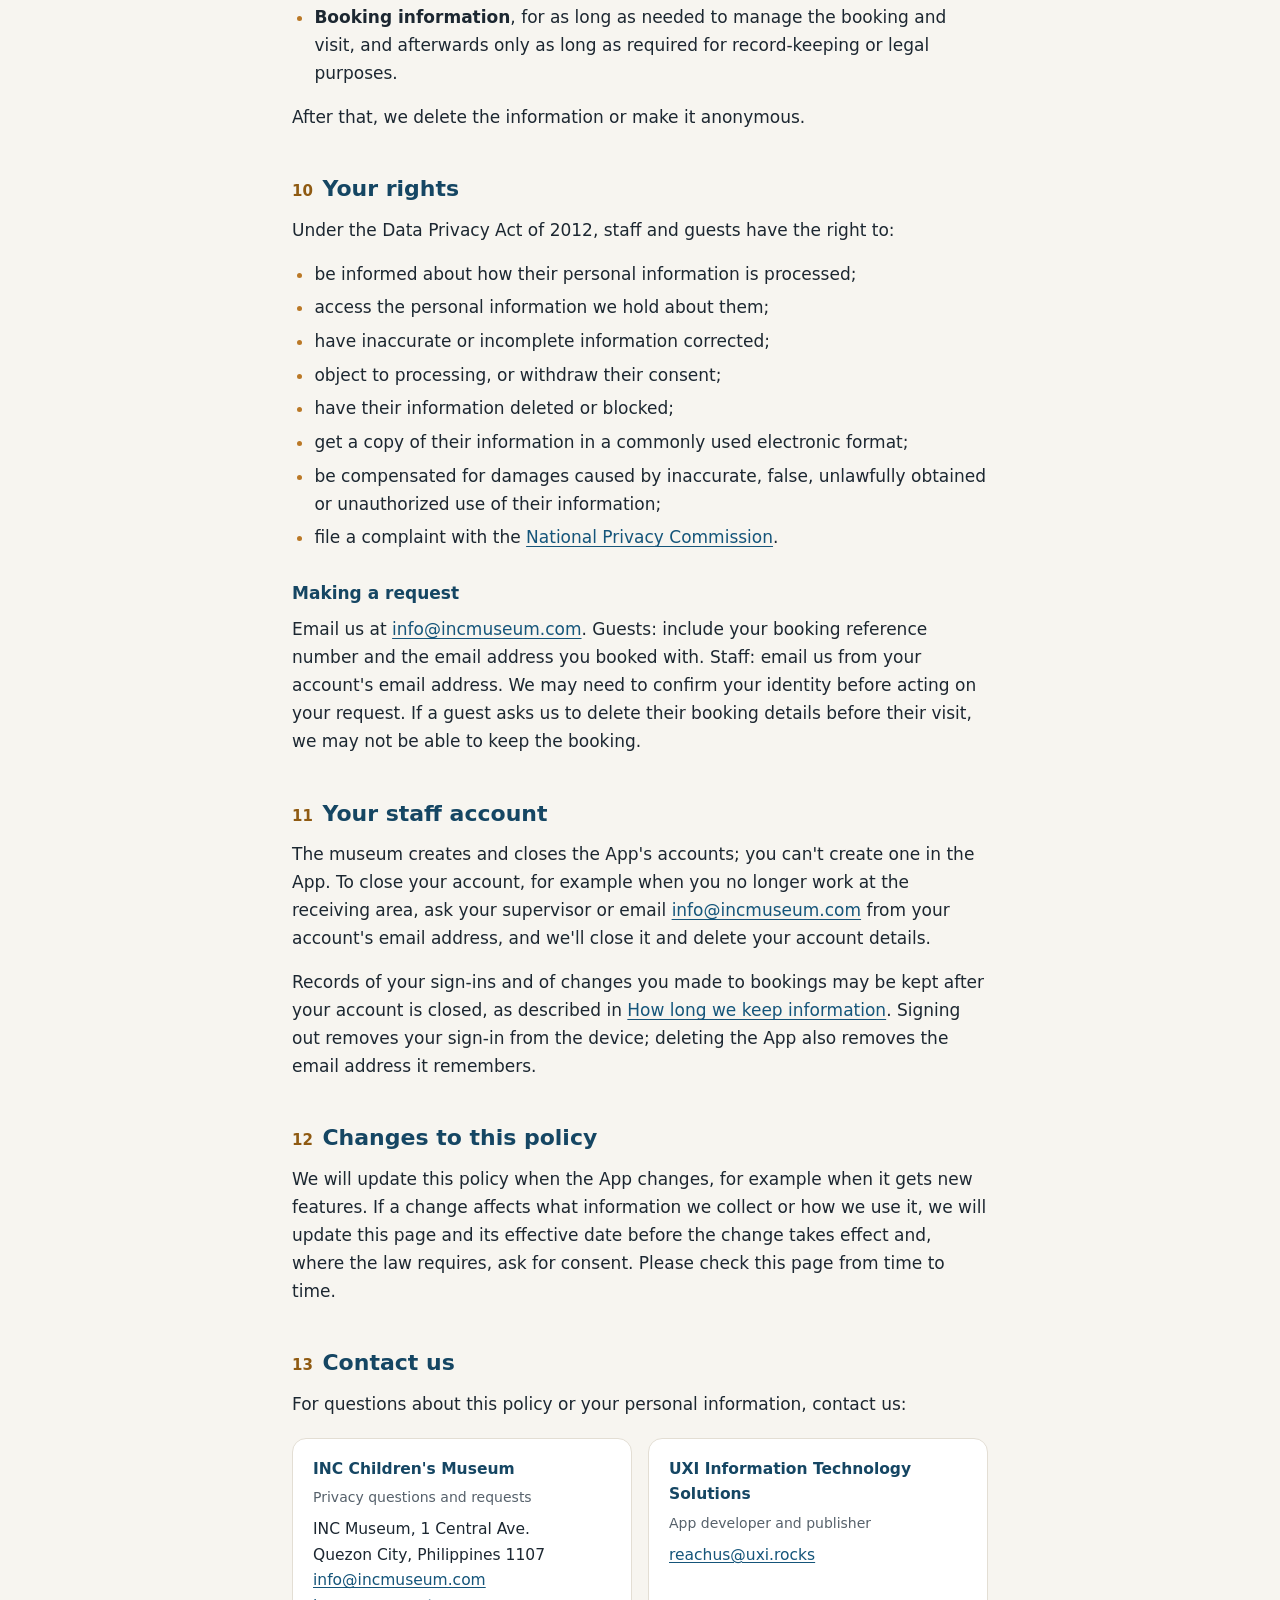
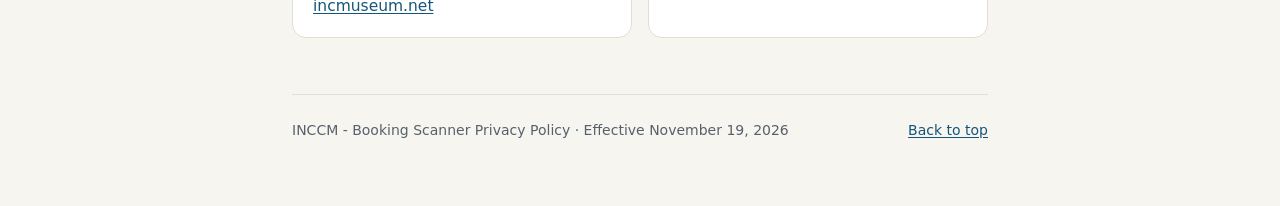
<file: inccm-mis/index.html>
<!doctype html>
<html lang="en">
  <head>
    <meta charset="utf-8" />
    <meta name="viewport" content="width=device-width, initial-scale=1" />
    <title>INCCM Booking Scanner Privacy Policy</title>
    <meta
      name="description"
      content="How INCCM - Booking Scanner (MIS), the INC Children's Museum's staff app for checking in bookings, collects, uses and protects personal information."
    />
    <meta name="color-scheme" content="light dark" />
    <meta
      name="theme-color"
      content="#F7F5F0"
      media="(prefers-color-scheme: light)"
    />
    <meta
      name="theme-color"
      content="#0E151C"
      media="(prefers-color-scheme: dark)"
    />
    <link rel="icon" type="image/png" href="../assets/inccm-logo.png" />
    <link rel="apple-touch-icon" href="../assets/apple-touch-icon.png" />
    <link rel="stylesheet" href="../assets/site.css" />
  </head>
  <body>
    <div class="page">
      <header class="masthead" id="top">
        <img
          src="../assets/inccm-logo.png"
          alt="Iglesia Ni Cristo Children's Museum logo"
          width="72"
          height="72"
        />
        <div>
          <p class="eyebrow">INCCM - Booking Scanner (MIS)</p>
          <h1>Privacy Policy</h1>
          <p class="meta">
            Effective <time datetime="2026-11-19">November 19, 2026</time>
          </p>
        </div>
      </header>

      <aside class="glance" aria-labelledby="glance-title">
        <h2 id="glance-title">The short version</h2>
        <ul class="checks">
          <li>
            <svg
              viewBox="0 0 20 20"
              fill="none"
              stroke="currentColor"
              stroke-width="2.2"
              stroke-linecap="round"
              stroke-linejoin="round"
              aria-hidden="true"
            >
              <path d="M4 10.5l4 4 8-9" />
            </svg>
            The App is for INC Children's Museum staff only. Staff sign in with
            accounts the museum gives them; there is no public sign-up.
          </li>
          <li>
            <svg
              viewBox="0 0 20 20"
              fill="none"
              stroke="currentColor"
              stroke-width="2.2"
              stroke-linecap="round"
              stroke-linejoin="round"
              aria-hidden="true"
            >
              <path d="M4 10.5l4 4 8-9" />
            </svg>
            Staff use it to <strong>scan booking QR codes</strong>,
            <strong>check and manage bookings</strong> and
            <strong>add walk-in bookings</strong>, so it shows guests' booking
            details: names, email addresses, mobile numbers and visit details.
          </li>
          <li>
            <svg
              viewBox="0 0 20 20"
              fill="none"
              stroke="currentColor"
              stroke-width="2.2"
              stroke-linecap="round"
              stroke-linejoin="round"
              aria-hidden="true"
            >
              <path d="M4 10.5l4 4 8-9" />
            </svg>
            The camera is used only to read booking QR codes. The App doesn't
            take or save photos or videos.
          </li>
          <li>
            <svg
              viewBox="0 0 20 20"
              fill="none"
              stroke="currentColor"
              stroke-width="2.2"
              stroke-linecap="round"
              stroke-linejoin="round"
              aria-hidden="true"
            >
              <path d="M4 10.5l4 4 8-9" />
            </svg>
            The App has no advertising and no analytics or tracking tools, and
            we never sell anyone's information.
          </li>
          <li>
            <svg
              viewBox="0 0 20 20"
              fill="none"
              stroke="currentColor"
              stroke-width="2.2"
              stroke-linecap="round"
              stroke-linejoin="round"
              aria-hidden="true"
            >
              <path d="M4 10.5l4 4 8-9" />
            </svg>
            Guests' booking details aren't saved on the device; they are cleared
            when you sign out or close the App.
          </li>
        </ul>
      </aside>

      <nav class="toc" aria-labelledby="toc-title">
        <h2 id="toc-title">Contents</h2>
        <ol>
          <li><a href="#who-we-are">Who we are</a></li>
          <li><a href="#information-we-collect">Information we collect</a></li>
          <li><a href="#camera">The camera and QR codes</a></li>
          <li><a href="#how-we-use">How we use information</a></li>
          <li><a href="#on-your-device">Information on the device</a></li>
          <li><a href="#sharing">How we share information</a></li>
          <li><a href="#guests">Guests' information</a></li>
          <li><a href="#security">Security</a></li>
          <li><a href="#retention">How long we keep information</a></li>
          <li><a href="#your-rights">Your rights</a></li>
          <li><a href="#account">Your staff account</a></li>
          <li><a href="#changes">Changes to this policy</a></li>
          <li><a href="#contact">Contact us</a></li>
        </ol>
      </nav>

      <main>
        <section id="who-we-are">
          <h2><span class="num">1</span>Who we are</h2>
          <p>
            INCCM - Booking Scanner, also called MIS (the "App"), is the staff
            app of the INC Children's Museum ("INCCM", "we", "us" or "our"), the
            children's museum inside the
            <a href="https://incmuseum.net">INC Museum</a> in Quezon City,
            Philippines. Museum staff at the receiving area use it to check
            guests in by scanning their booking QR codes, to check and manage
            bookings, and to add bookings for walk-in guests.
          </p>
          <p>
            The App is not for the public. Only staff with an account that the
            museum has created for them can sign in, and every feature needs
            that sign-in. Guests book their visits in the
            <a href="../">INCCM App</a>, which has its own privacy policy.
          </p>
          <p>
            UXI Information Technology Solutions develops the App and publishes
            it on app stores on behalf of the INC Children's Museum.
          </p>
          <p>
            This policy explains what information the App collects about the
            staff who use it and the guests whose bookings it shows, how we use
            that information, and the rights you have. We handle personal
            information in accordance with the Data Privacy Act of 2012
            (Republic Act No. 10173) and its implementing rules.
          </p>
        </section>

        <section id="information-we-collect">
          <h2><span class="num">2</span>Information we collect</h2>

          <h3>About staff who use the App</h3>
          <div class="table-wrap">
            <table>
              <thead>
                <tr>
                  <th scope="col">Information</th>
                  <th scope="col">When it's collected</th>
                  <th scope="col">Why</th>
                </tr>
              </thead>
              <tbody>
                <tr>
                  <td>Your email address and password</td>
                  <td data-label="When it's collected">When you sign in</td>
                  <td data-label="Why">
                    To check that the account is yours and sign you in
                  </td>
                </tr>
                <tr>
                  <td>
                    Your account's ID and role, and a sign-in token
                  </td>
                  <td data-label="When it's collected">
                    When you sign in (our server sends them to the App)
                  </td>
                  <td data-label="Why">
                    To keep you signed in and let you do what your role allows
                  </td>
                </tr>
                <tr>
                  <td>Sign-in attempts and changes you make to bookings</td>
                  <td data-label="When it's collected">
                    When you sign in, and when you confirm, check in, add, edit,
                    cancel or delete a booking
                  </td>
                  <td data-label="Why">
                    To keep the booking system secure, prevent misuse, and know
                    what happened to a booking if there is a question about it
                  </td>
                </tr>
                <tr>
                  <td>
                    IP address and basic technical details of each request
                  </td>
                  <td data-label="When it's collected">
                    Whenever the App connects to our servers
                  </td>
                  <td data-label="Why">
                    To deliver the App's information, keep our servers secure
                    and fix problems
                  </td>
                </tr>
              </tbody>
            </table>
          </div>
          <p>
            The App doesn't send your password as you typed it: it sends only a
            scrambled (hashed) form of it to our servers, and it doesn't save
            your password on the device.
          </p>

          <h3>About guests whose bookings the App shows</h3>
          <div class="table-wrap">
            <table>
              <thead>
                <tr>
                  <th scope="col">Information</th>
                  <th scope="col">When it's collected</th>
                  <th scope="col">Why</th>
                </tr>
              </thead>
              <tbody>
                <tr>
                  <td>
                    Booking details: the guest's first and last name, email
                    address and mobile number; the activity, visit date and
                    hours; the number of toddlers, children and guardians; the
                    booking's reference, QR code, status and dates; and any
                    staff notes or reason for cancelling
                  </td>
                  <td data-label="When it's collected">
                    When staff open the list of bookings or a booking's details,
                    and when they add, edit, change the status of or delete a
                    booking
                  </td>
                  <td data-label="Why">
                    To manage bookings, prepare for each group and contact
                    guests about their visit
                  </td>
                </tr>
                <tr>
                  <td>The contents of a booking QR code</td>
                  <td data-label="When it's collected">
                    When staff scan a guest's QR code
                  </td>
                  <td data-label="Why">
                    To find the booking and confirm it or check the guest in
                  </td>
                </tr>
                <tr>
                  <td>
                    A walk-in guest's name, email address, mobile number and
                    visit details
                  </td>
                  <td data-label="When it's collected">
                    When staff add a booking for a guest at the museum, from
                    what the guest tells them
                  </td>
                  <td data-label="Why">
                    To book the guest's visit and give them a booking reference
                    and QR code
                  </td>
                </tr>
                <tr>
                  <td>
                    A registered guest's name, mobile number and latest booking
                  </td>
                  <td data-label="When it's collected">
                    When staff add a booking and type an email address that
                    belongs to an INCCM App account
                  </td>
                  <td data-label="Why">
                    To fill in the guest's details and link the booking to
                    their INCCM App account
                  </td>
                </tr>
              </tbody>
            </table>
          </div>

          <h3>What we don't collect</h3>
          <ul>
            <li>
              We don't access the device's location, microphone, photos, files
              or contacts.
            </li>
            <li>
              We don't use advertising, advertising identifiers, or analytics
              or tracking tools.
            </li>
            <li>
              We don't collect payment or financial information. The App
              doesn't take payments.
            </li>
          </ul>
        </section>

        <section id="camera">
          <h2><span class="num">3</span>The camera and QR codes</h2>
          <p>
            The App asks for permission to use the camera so that staff can scan
            booking QR codes. The camera is on only while the Scanner is open
            and the App is in front, and it reads QR codes only. The pictures
            are processed on the device as they come in: the App doesn't take
            or save photos or videos, and doesn't send them anywhere. Only the
            text of a QR code it reads is sent to our servers, to find the
            booking.
          </p>
          <p>
            On Android, the App reads QR codes with Google's ML Kit, which runs
            on the device. ML Kit may send Google information about the device,
            the App and how well scanning performs, for diagnostics, as
            described in
            <a href="https://developers.google.com/ml-kit/android-data-disclosure"
              >Google's ML Kit data disclosure</a
            >. It doesn't send camera pictures. On iOS, the App uses Apple's
            built-in camera features.
          </p>
          <p>
            The device vibrates briefly when a QR code is read. The App
            remembers which camera (front or back) the Scanner uses.
          </p>
        </section>

        <section id="how-we-use">
          <h2><span class="num">4</span>How we use information</h2>
          <p>We use the information described above to:</p>
          <ul>
            <li>sign staff in, keep them signed in and sign them out;</li>
            <li>
              confirm bookings and check guests in when they arrive at the
              museum;
            </li>
            <li>
              show, add, edit, cancel and delete bookings, and prepare for each
              group's visit;
            </li>
            <li>contact guests about their bookings;</li>
            <li>
              keep the App and our servers secure and working, and prevent
              misuse;
            </li>
            <li>comply with our legal obligations.</li>
          </ul>
          <p>
            We process this information to provide the visits guests book with
            us, because we have a legitimate interest in running the museum's
            bookings and keeping them secure, or because the law requires us
            to. We don't use it for advertising, and we don't use it to build
            profiles of staff or guests.
          </p>
        </section>

        <section id="on-your-device">
          <h2><span class="num">5</span>Information on the device</h2>
          <p>
            When you sign in, the App keeps your email address, your account's
            ID and role, the time you signed in and a sign-in token (so you
            stay signed in) in the device's secure storage: the Keychain on iOS,
            or encrypted with the Android Keystore on Android. Signing out
            removes them.
          </p>
          <p>
            The App also keeps the email address you last signed in with, so
            the next sign-in starts with it, and the Scanner's camera choice.
            These stay on the device after you sign out, until the App is
            deleted. On a device that staff share, the next person can see the
            last email address used.
          </p>
          <p>
            Guests' booking details are kept only in the App's memory while it
            is showing them, and are cleared when you sign out, when your
            sign-in ends, or when the App closes. The App doesn't save them on
            the device. What the App does keep isn't copied to other devices
            through backups. On iOS, the system may keep the sign-in and
            preferences after the App is deleted, until it is reinstalled and
            you sign out.
          </p>
        </section>

        <section id="sharing">
          <h2><span class="num">6</span>How we share information</h2>
          <p>
            <strong
              >We do not sell, rent or trade personal information.</strong
            >
            We share it only:
          </p>
          <ul>
            <li>
              <strong>With museum staff:</strong> authorized INC Museum and INC
              Children's Museum personnel who handle bookings and visits.
            </li>
            <li>
              <strong>With service providers:</strong> companies that host our
              servers or help us run the App. They may use the information only
              on our instructions and must keep it confidential and secure.
            </li>
            <li>
              <strong>With Google, on Android:</strong> the diagnostic
              information ML Kit sends, described in
              <a href="#camera">The camera and QR codes</a>.
            </li>
            <li>
              <strong>When required by law:</strong> to comply with a law,
              regulation, court order or other legal process, or to protect the
              rights, property or safety of our visitors, our staff or the
              public.
            </li>
          </ul>
          <p>
            Google Play and the Apple App Store deliver the App and its updates,
            and may collect information under their own privacy policies.
          </p>
        </section>

        <section id="guests">
          <h2><span class="num">7</span>Guests' information</h2>
          <p>
            Most bookings are made by guests in the
            <a href="../">INCCM App</a>; staff use this App to see and manage
            them. When a guest books at the museum instead, staff enter the
            guest's details in this App for them. If the email address belongs
            to an INCCM App account, the booking is linked to that account.
          </p>
          <p>
            Bookings record how many toddlers, children and guardians are in a
            group, but not the children's names. The App is used by adults on
            the museum's staff, and children don't use it.
          </p>
          <p>
            Guests have the rights described in
            <a href="#your-rights">Your rights</a>, and can contact us about
            their booking information at any time.
          </p>
          <p class="note">
            <strong>For staff:</strong> use guests' information only for museum
            work. Don't copy, photograph or share it outside the booking
            system, and don't put sensitive information, such as health
            details or government ID numbers, in a booking's notes.
          </p>
        </section>

        <section id="security">
          <h2><span class="num">8</span>Security</h2>
          <p>
            Only staff with an account can sign in, and the App works only
            while they are signed in. The App sends passwords only in hashed
            form and keeps the sign-in in the device's secure storage. When our
            server ends a sign-in, the App signs out and clears the bookings
            it was showing.
          </p>
          <p>
            We use reasonable organizational, physical and technical measures to
            protect personal information from loss, misuse and unauthorized
            access, and we limit access to the people who need it to handle
            bookings. No method of sending or storing information over the
            internet is completely secure, however, so we can't guarantee
            absolute security.
          </p>
          <p class="note">
            On a shared device, sign out at the end of your shift, and don't
            leave the device unattended while you're signed in.
          </p>
        </section>

        <section id="retention">
          <h2><span class="num">9</span>How long we keep information</h2>
          <p>
            We keep personal information only as long as necessary for the
            purposes it was collected for:
          </p>
          <ul>
            <li>
              <strong>Staff accounts</strong>, for as long as you need the
              account for your work at the museum;
            </li>
            <li>
              <strong>Sign-in records and records of changes to
                bookings</strong>, only as long as needed to keep the booking
              system secure and answer questions about bookings;
            </li>
            <li>
              <strong>Booking information</strong>, for as long as needed to
              manage the booking and visit, and afterwards only as long as
              required for record-keeping or legal purposes.
            </li>
          </ul>
          <p>After that, we delete the information or make it anonymous.</p>
        </section>

        <section id="your-rights">
          <h2><span class="num">10</span>Your rights</h2>
          <p>
            Under the Data Privacy Act of 2012, staff and guests have the right
            to:
          </p>
          <ul>
            <li>
              be informed about how their personal information is processed;
            </li>
            <li>access the personal information we hold about them;</li>
            <li>have inaccurate or incomplete information corrected;</li>
            <li>object to processing, or withdraw their consent;</li>
            <li>have their information deleted or blocked;</li>
            <li>
              get a copy of their information in a commonly used electronic
              format;
            </li>
            <li>
              be compensated for damages caused by inaccurate, false, unlawfully
              obtained or unauthorized use of their information;
            </li>
            <li>
              file a complaint with the
              <a href="https://privacy.gov.ph">National Privacy Commission</a>.
            </li>
          </ul>
          <h3>Making a request</h3>
          <p>
            Email us at
            <a
              href="mailto:info@incmuseum.com?subject=INCCM%20Booking%20Scanner%20privacy%20request"
              >info@incmuseum.com</a
            >. Guests: include your booking reference number and the email
            address you booked with. Staff: email us from your account's email
            address. We may need to confirm your identity before acting on your
            request. If a guest asks us to delete their booking details before
            their visit, we may not be able to keep the booking.
          </p>
        </section>

        <section id="account">
          <h2><span class="num">11</span>Your staff account</h2>
          <p>
            The museum creates and closes the App's accounts; you can't create
            one in the App. To close your account, for example when you no
            longer work at the receiving area, ask your supervisor or email
            <a
              href="mailto:info@incmuseum.com?subject=Close%20my%20INCCM%20Booking%20Scanner%20account"
              >info@incmuseum.com</a
            >
            from your account's email address, and we'll close it and delete
            your account details.
          </p>
          <p>
            Records of your sign-ins and of changes you made to bookings may be
            kept after your account is closed, as described in
            <a href="#retention">How long we keep information</a>. Signing out
            removes your sign-in from the device; deleting the App also removes
            the email address it remembers.
          </p>
        </section>

        <section id="changes">
          <h2><span class="num">12</span>Changes to this policy</h2>
          <p>
            We will update this policy when the App changes, for example when it
            gets new features. If a change affects what information we collect
            or how we use it, we will update this page and its effective date
            before the change takes effect and, where the law requires, ask for
            consent. Please check this page from time to time.
          </p>
        </section>

        <section id="contact">
          <h2><span class="num">13</span>Contact us</h2>
          <p>
            For questions about this policy or your personal information,
            contact us:
          </p>
          <div class="contact">
            <address>
              <strong>INC Children's Museum</strong>
              <span class="role">Privacy questions and requests</span>
              INC Museum, 1 Central Ave.<br />
              Quezon City, Philippines 1107<br />
              <a
                href="mailto:info@incmuseum.com?subject=INCCM%20Booking%20Scanner%20privacy"
                >info@incmuseum.com</a
              ><br />
              <a href="https://incmuseum.net">incmuseum.net</a>
            </address>
            <address>
              <strong>UXI Information Technology Solutions</strong>
              <span class="role">App developer and publisher</span>
              <a
                href="mailto:reachus@uxi.rocks?subject=INCCM%20Booking%20Scanner"
                >reachus@uxi.rocks</a
              >
            </address>
          </div>
        </section>
      </main>

      <footer>
        <span
          >INCCM - Booking Scanner Privacy Policy · Effective November 19,
          2026</span
        >
        <a href="#top">Back to top</a>
      </footer>
    </div>
  </body>
</html>
</file>
<file: assets/site.css>
/* Shared by every page of the INCCM App privacy site. */

:root {
  --bg: #f7f5f0;
  --surface: #ffffff;
  --text: #1c2731;
  --muted: #56616b;
  --border: #e3ded4;
  --heading: #154663;
  --link: #15557a;
  --gold: #8f5a12;
  --gold-tint: #fbf3e4;
  --gold-line: #e9d3ac;
  --mark: #ba7826;
}

@media (prefers-color-scheme: dark) {
  :root {
    --bg: #0e151c;
    --surface: #151f29;
    --text: #e4e9ed;
    --muted: #9eaab4;
    --border: #263440;
    --heading: #d3e6f3;
    --link: #8fc4e6;
    --gold: #e6ba6e;
    --gold-tint: #1e1c17;
    --gold-line: #4a3b22;
    --mark: #e6ba6e;
  }
}

*,
*::before,
*::after {
  box-sizing: border-box;
}

html {
  scroll-behavior: smooth;
  -webkit-text-size-adjust: 100%;
}

@media (prefers-reduced-motion: reduce) {
  html {
    scroll-behavior: auto;
  }
}

body {
  margin: 0;
  background: var(--bg);
  color: var(--text);
  font-family:
    system-ui,
    -apple-system,
    "Segoe UI",
    Roboto,
    "Helvetica Neue",
    Arial,
    sans-serif;
  font-size: 1.0625rem;
  line-height: 1.65;
}

.page {
  max-width: 46rem;
  margin: 0 auto;
  padding: 0 1.25rem 4rem;
}

a {
  color: var(--link);
  text-underline-offset: 0.15em;
}
a:hover {
  text-decoration-thickness: 2px;
}
a:focus-visible {
  outline: 2px solid var(--link);
  outline-offset: 2px;
  border-radius: 2px;
}

/* Masthead */

.masthead {
  display: flex;
  align-items: center;
  gap: 1.25rem;
  padding: 3rem 0 2rem;
  border-bottom: 1px solid var(--border);
}

.masthead img {
  flex: none;
  width: 4.5rem;
  height: 4.5rem;
  border-radius: 1.1rem;
  background: #ffffff;
  box-shadow: 0 0 0 1px var(--border);
}

.eyebrow {
  margin: 0;
  color: var(--gold);
  font-size: 0.8125rem;
  font-weight: 700;
  letter-spacing: 0.08em;
  text-transform: uppercase;
}

h1 {
  margin: 0.1rem 0 0.35rem;
  color: var(--heading);
  font-size: clamp(1.9rem, 6vw, 2.5rem);
  line-height: 1.15;
  letter-spacing: -0.01em;
}

.meta {
  margin: 0;
  color: var(--muted);
  font-size: 0.9375rem;
}

/* Short version */

.glance {
  margin: 2rem 0;
  padding: 1.5rem 1.5rem 1.25rem;
  background: var(--gold-tint);
  border: 1px solid var(--gold-line);
  border-radius: 1rem;
}

.glance h2 {
  margin: 0 0 0.75rem;
  font-size: 1.125rem;
  color: var(--heading);
}

.glance > :last-child {
  margin-bottom: 0;
}

.checks {
  list-style: none;
  margin: 0;
  padding: 0;
}

.checks li {
  position: relative;
  padding-left: 1.9rem;
  margin: 0.55rem 0;
}

.checks svg {
  position: absolute;
  left: 0;
  top: 0.2rem;
  width: 1.2rem;
  height: 1.2rem;
  color: var(--mark);
}

/* Contents */

.toc {
  margin: 0 0 1rem;
  padding: 1.25rem 1.5rem;
  background: var(--surface);
  border: 1px solid var(--border);
  border-radius: 1rem;
}

.toc h2 {
  margin: 0 0 0.5rem;
  font-size: 0.8125rem;
  font-weight: 700;
  letter-spacing: 0.08em;
  text-transform: uppercase;
  color: var(--muted);
}

.toc ol {
  margin: 0;
  padding-left: 1.5rem;
  columns: 2;
  column-gap: 2rem;
  font-size: 0.9688rem;
}

.toc li {
  break-inside: avoid;
  margin: 0.2rem 0;
}
.toc li::marker {
  color: var(--muted);
}

@media (max-width: 560px) {
  .toc ol {
    columns: 1;
  }
}

/* Sections */

section {
  scroll-margin-top: 1.5rem;
}

section > h2 {
  display: flex;
  align-items: baseline;
  gap: 0.6rem;
  margin: 2.75rem 0 0.75rem;
  color: var(--heading);
  font-size: 1.375rem;
  line-height: 1.3;
}

section > h2 .num {
  flex: none;
  color: var(--gold);
  font-size: 0.9375rem;
  font-variant-numeric: tabular-nums;
}

h3 {
  margin: 1.75rem 0 0.5rem;
  color: var(--heading);
  font-size: 1.0625rem;
}

p,
ul,
ol {
  margin: 0 0 1rem;
}
ul {
  padding-left: 1.4rem;
}
li {
  margin: 0.35rem 0;
}
li::marker {
  color: var(--mark);
}

.note {
  padding: 0.9rem 1.1rem;
  background: var(--surface);
  border: 1px solid var(--border);
  border-radius: 0.75rem;
  font-size: 0.9688rem;
}

/* Numbered steps */

.steps {
  list-style: none;
  counter-reset: step;
  margin: 1.25rem 0 1.5rem;
  padding: 0;
}

.steps li {
  counter-increment: step;
  position: relative;
  margin: 0;
  padding: 0.85rem 1rem 0.85rem 3.35rem;
  background: var(--surface);
  border: 1px solid var(--border);
  border-radius: 0.875rem;
}

.steps li + li {
  margin-top: 0.6rem;
}

.steps li::before {
  content: counter(step);
  position: absolute;
  left: 1rem;
  top: 0.85rem;
  width: 1.65rem;
  height: 1.65rem;
  border: 1px solid var(--gold-line);
  border-radius: 50%;
  background: var(--gold-tint);
  color: var(--gold);
  font-size: 0.875rem;
  font-weight: 700;
  line-height: 1.55rem;
  text-align: center;
  font-variant-numeric: tabular-nums;
}

/* Data table */

.table-wrap {
  margin: 1.25rem 0 1.5rem;
}

table {
  width: 100%;
  border-collapse: separate;
  border-spacing: 0;
  background: var(--surface);
  border: 1px solid var(--border);
  border-radius: 0.875rem;
  overflow: hidden;
  font-size: 0.9688rem;
  line-height: 1.5;
}

th,
td {
  padding: 0.8rem 1rem;
  text-align: left;
  vertical-align: top;
  border-bottom: 1px solid var(--border);
}

tbody tr:last-child td {
  border-bottom: 0;
}

thead th {
  color: var(--muted);
  font-size: 0.75rem;
  font-weight: 700;
  letter-spacing: 0.08em;
  text-transform: uppercase;
  background: var(--gold-tint);
}

td:first-child {
  font-weight: 600;
  width: 36%;
}

@media (max-width: 640px) {
  table,
  thead,
  tbody,
  tr,
  th,
  td {
    display: block;
  }
  thead {
    position: absolute;
    width: 1px;
    height: 1px;
    overflow: hidden;
    clip: rect(0 0 0 0);
  }
  tr {
    padding: 0.9rem 1rem;
    border-bottom: 1px solid var(--border);
  }
  tbody tr:last-child {
    border-bottom: 0;
  }
  td {
    width: auto !important;
    padding: 0.15rem 0;
    border: 0;
  }
  td + td {
    margin-top: 0.5rem;
  }
  td + td::before {
    content: attr(data-label);
    display: block;
    color: var(--muted);
    font-size: 0.75rem;
    font-weight: 700;
    letter-spacing: 0.08em;
    text-transform: uppercase;
  }
}

/* Contact */

.contact {
  display: grid;
  grid-template-columns: repeat(auto-fit, minmax(16rem, 1fr));
  gap: 1rem;
  margin: 1.25rem 0;
}

.contact address {
  padding: 1.1rem 1.25rem;
  background: var(--surface);
  border: 1px solid var(--border);
  border-radius: 0.875rem;
  font-style: normal;
  font-size: 0.9688rem;
}

.contact strong {
  display: block;
  color: var(--heading);
  margin-bottom: 0.25rem;
}
.contact .role {
  display: block;
  color: var(--muted);
  font-size: 0.875rem;
  margin-bottom: 0.5rem;
}

footer {
  margin-top: 3.5rem;
  padding-top: 1.5rem;
  border-top: 1px solid var(--border);
  color: var(--muted);
  font-size: 0.875rem;
  display: flex;
  flex-wrap: wrap;
  justify-content: space-between;
  gap: 0.5rem 1.5rem;
}

@media (max-width: 480px) {
  body {
    font-size: 1rem;
  }
  .masthead {
    padding-top: 2rem;
    gap: 1rem;
  }
  .masthead img {
    width: 3.75rem;
    height: 3.75rem;
    border-radius: 0.9rem;
  }
  .glance,
  .toc {
    padding: 1.15rem 1.1rem;
  }
}

@media print {
  :root {
    --bg: #ffffff;
    --surface: #ffffff;
    --gold-tint: #ffffff;
  }
  .toc,
  footer a {
    display: none;
  }
  section {
    break-inside: auto;
  }
  section > h2 {
    break-after: avoid;
  }
  a {
    color: inherit;
  }
}
</file>
